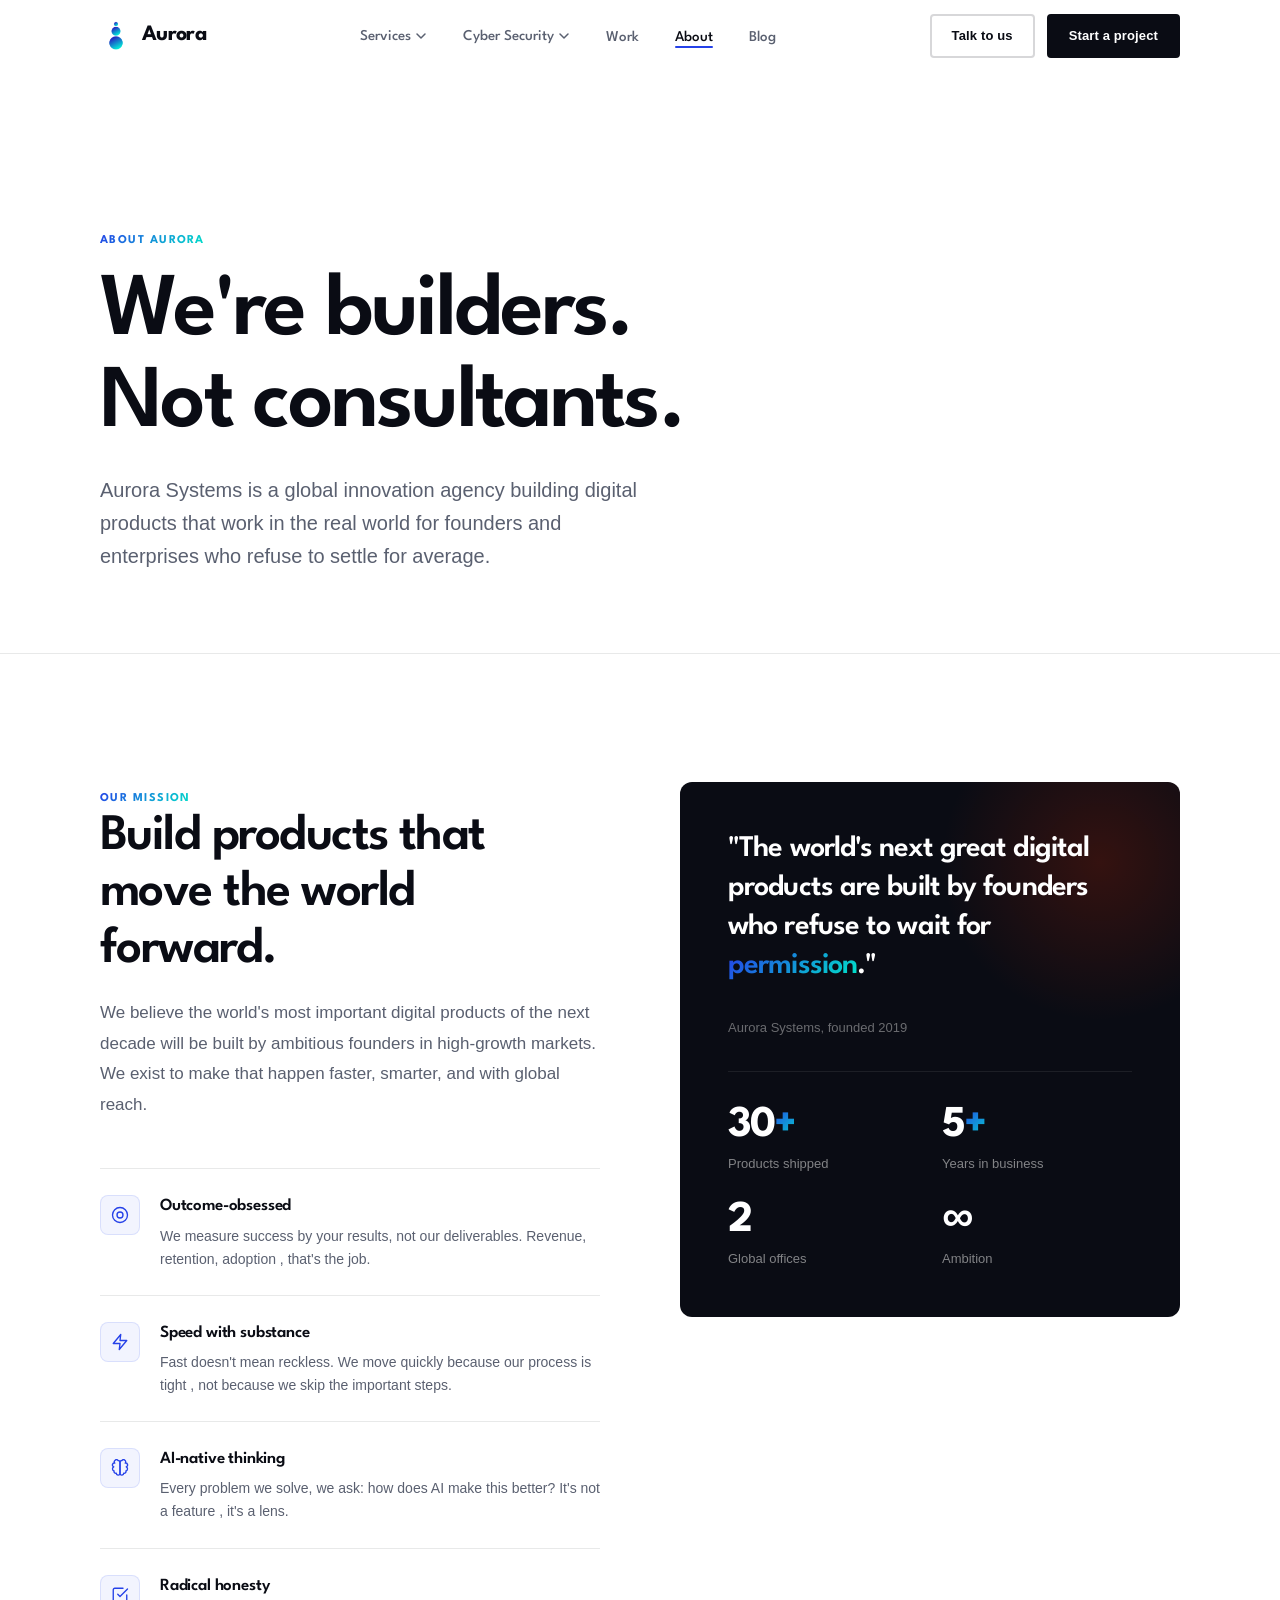
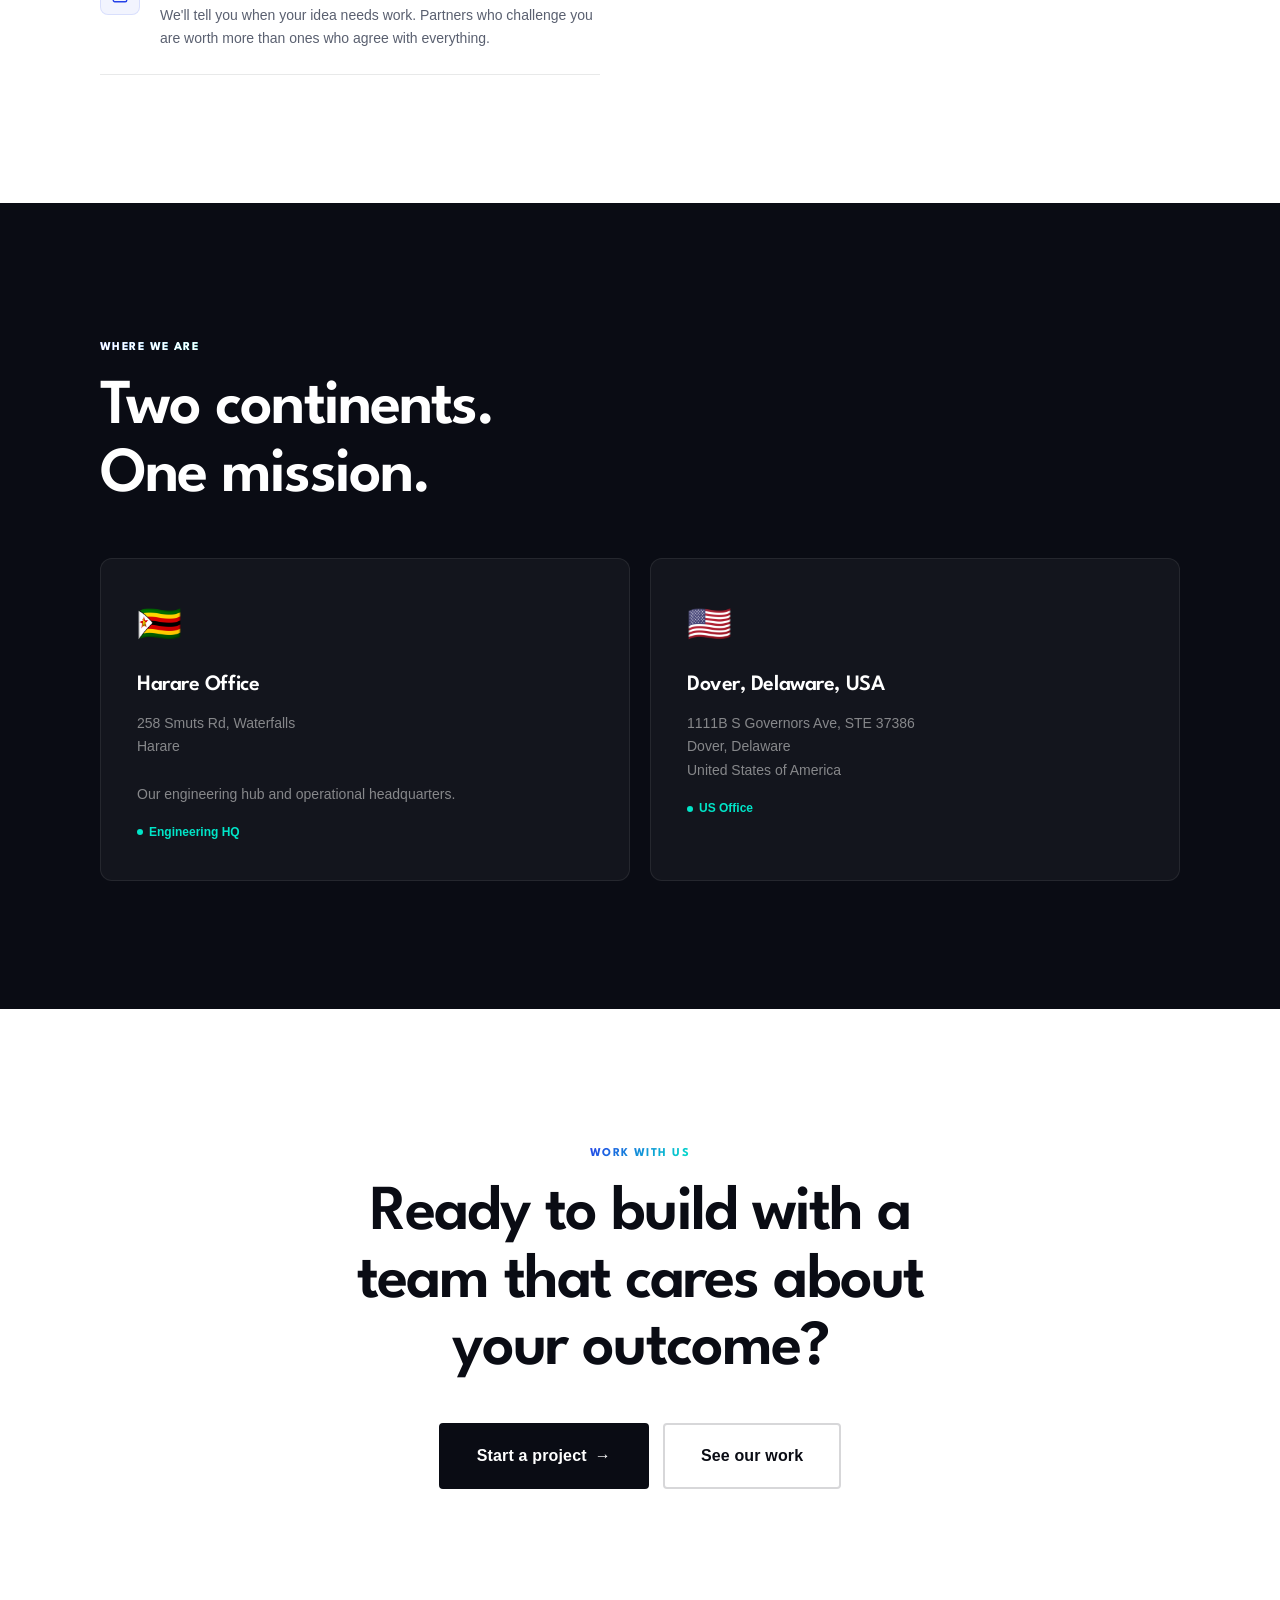
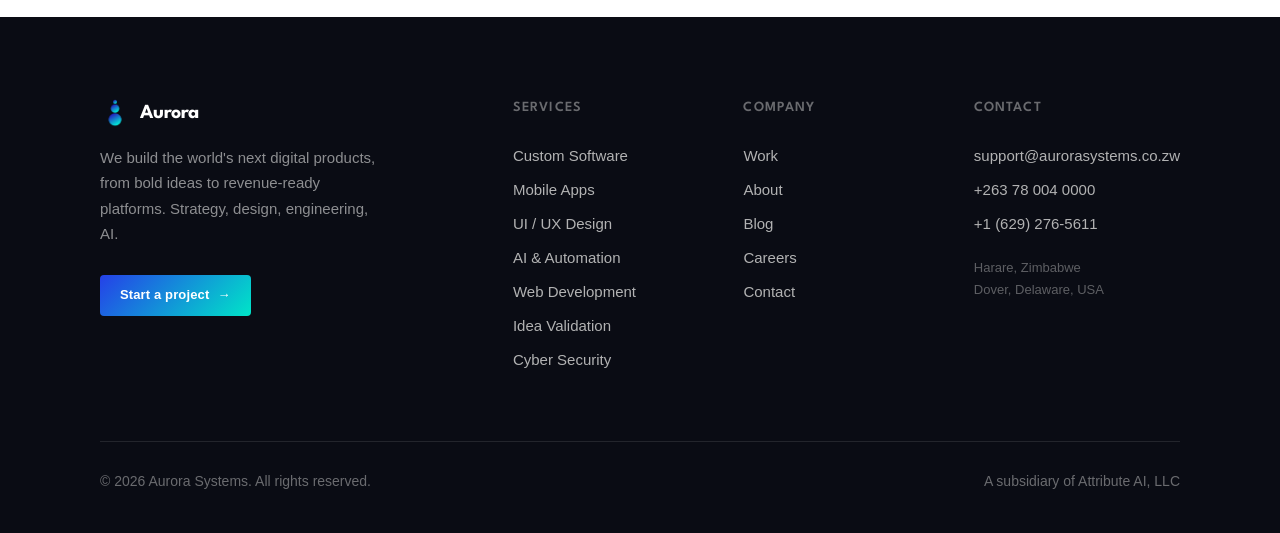
<file: about.html>
<!DOCTYPE html>
<html lang="en" class="page-about">
<head>
  <meta charset="UTF-8" />
  <meta name="viewport" content="width=device-width, initial-scale=1.0" />
  <title>About - Aurora Systems</title>
  <meta name="description" content="Aurora Systems is an innovation agency from Zimbabwe building the world's next digital products ,  strategy, design, engineering, and AI." />
  <link rel="stylesheet" href="styles/main.css" />
  <style>
    .page-hero { padding: calc(var(--nav-h) + 80px) 0 80px; border-bottom: 1px solid var(--border); }

    /* Mission section */
    .mission-section { padding: var(--section-pad) 0; }
    .mission-grid {
      display: grid;
      grid-template-columns: 1fr 1fr;
      gap: 80px;
      align-items: start;
    }
    .mission-section h2 {
      font-family: var(--font-display);
      font-size: clamp(32px, 4vw, 52px);
      font-weight: 600;
      letter-spacing: -0.03em;
      line-height: 1.1;
    }
    .mission-section p {
      font-size: 17px;
      line-height: 1.8;
      color: var(--fg-muted);
      margin-top: 20px;
    }
    .values-list { display: flex; flex-direction: column; gap: 0; margin-top: 48px; }
    .value-item {
      display: flex;
      gap: 20px;
      padding: 24px 0;
      border-bottom: 1px solid var(--border);
      align-items: flex-start;
    }
    .value-item:first-child { border-top: 1px solid var(--border); }
    .value-icon {
      width: 40px; height: 40px;
      border-radius: 8px;
      background: rgba(37,65,232,0.06);
      display: flex; align-items: center; justify-content: center;
      flex-shrink: 0;
      margin-top: 2px;
      border: 1px solid rgba(37,65,232,0.12);
    }
    .value-item h4 {
      font-family: var(--font-display);
      font-size: 17px;
      font-weight: 600;
      letter-spacing: -0.01em;
      margin-bottom: 4px;
    }
    .value-item p { font-size: 14px; line-height: 1.65; color: var(--fg-muted); margin-top: 0; }
    .mission-visual {
      background: var(--fg);
      border-radius: var(--radius-lg);
      padding: 48px;
      color: var(--white);
      position: sticky;
      top: calc(var(--nav-h) + 32px);
      overflow: hidden;
    }
    .mission-visual::before {
      content: '';
      position: absolute;
      top: -80px; right: -80px;
      width: 320px; height: 320px;
      border-radius: 50%;
      background: radial-gradient(circle, oklch(58% 0.22 35 / 0.2) 0%, transparent 70%);
    }
    .mission-visual-inner { position: relative; z-index: 1; }
    .mission-quote {
      font-family: var(--font-display);
      font-size: clamp(22px, 2.5vw, 30px);
      font-weight: 600;
      letter-spacing: -0.03em;
      line-height: 1.3;
      color: var(--white);
      margin-bottom: 32px;
    }
    .mission-quote em { font-style: normal; background: linear-gradient(135deg,#2541e8,#00e5c8); -webkit-background-clip:text; -webkit-text-fill-color:transparent; background-clip:text; }
    .locations-section .eyebrow { -webkit-text-fill-color: unset !important; background: linear-gradient(135deg,#2541e8,#00e5c8); -webkit-background-clip: text; background-clip: text; }
    .mission-stat-row {
      display: grid;
      grid-template-columns: 1fr 1fr;
      gap: 24px;
      margin-top: 32px;
    }
    .m-stat-num {
      font-family: var(--font-display);
      font-size: 44px;
      font-weight: 700;
      letter-spacing: -0.05em;
      color: var(--white);
      line-height: 1;
    }
    .m-stat-num span { background: linear-gradient(135deg,#2541e8,#00e5c8); -webkit-background-clip:text; -webkit-text-fill-color:transparent; background-clip:text; }
    .m-stat-label { font-size: 13px; color: rgba(250,249,247,0.5); margin-top: 6px; }



    /* Locations */
    .locations-section { background: var(--fg); color: var(--white); padding: var(--section-pad) 0; }
    .locations-grid {
      display: grid;
      grid-template-columns: repeat(2, 1fr);
      gap: 20px;
      margin-top: 48px;
    }
    .location-card {
      background: rgba(250,249,247,0.04);
      border: 1px solid rgba(250,249,247,0.08);
      border-radius: var(--radius-lg);
      padding: 36px;
      transition: all 0.2s;
    }
    .location-card:hover {
      background: rgba(250,249,247,0.07);
      border-color: rgba(250,249,247,0.15);
    }
    .location-flag { font-size: 36px; margin-bottom: 16px; }
    .location-card h3 {
      font-family: var(--font-display);
      font-size: 22px;
      font-weight: 600;
      letter-spacing: -0.02em;
      color: var(--white);
      margin-bottom: 8px;
    }
    .location-card p { font-size: 14px; color: rgba(250,249,247,0.5); line-height: 1.7; }
    .location-status {
      display: inline-flex;
      align-items: center;
      gap: 6px;
      font-size: 12px;
      font-weight: 700;
      color: #00e5c8;
      margin-top: 16px;
    }
    .location-status::before {
      content: '';
      width: 6px; height: 6px;
      border-radius: 50%;
      background: #00e5c8;
    }

    @media (max-width: 900px) {
      .mission-grid { grid-template-columns: 1fr; gap: 48px; }
      .mission-visual { position: static; }
      .team-grid { grid-template-columns: repeat(2, 1fr); }
      .locations-grid { grid-template-columns: 1fr; }
    }
    @media (max-width: 600px) {
      .team-grid { grid-template-columns: 1fr 1fr; }
      .mission-stat-row { grid-template-columns: 1fr 1fr; }
    }
  </style>
</head>
<body>
  <script src="components/nav-footer.js?v=20261023"></script>

  <main style="padding-top: var(--nav-h);">

    <!-- Page Hero -->
    <section class="page-hero">
      <div class="container">
        <div class="eyebrow">About Aurora</div>
        <h1 class="display-1" style="margin-top:16px; max-width:800px;">We're builders.<br>Not consultants.</h1>
        <p class="body-lg" style="margin-top:24px; max-width:560px;">Aurora Systems is a global innovation agency building digital products that work in the real world for founders and enterprises who refuse to settle for average.</p>
      </div>
    </section>

    <!-- Mission -->
    <section class="mission-section">
      <div class="container">
        <div class="mission-grid">
          <div>
            <div class="eyebrow reveal">Our mission</div>
            <h2 class="reveal reveal-delay-1">Build products that<br>move the world<br>forward.</h2>
            <p class="reveal reveal-delay-2">We believe the world's most important digital products of the next decade will be built by ambitious founders in high-growth markets. We exist to make that happen faster, smarter, and with global reach.</p>
            <div class="values-list">
              <div class="value-item reveal reveal-delay-2">
                <div class="value-icon"><svg width="18" height="18" viewBox="0 0 24 24" fill="none" stroke="#2541e8" stroke-width="1.8" stroke-linecap="round" stroke-linejoin="round"><circle cx="12" cy="12" r="10"/><circle cx="12" cy="12" r="4"/></svg></div>
                <div>
                  <h4>Outcome-obsessed</h4>
                  <p>We measure success by your results, not our deliverables. Revenue, retention, adoption ,  that's the job.</p>
                </div>
              </div>
              <div class="value-item reveal reveal-delay-3">
                <div class="value-icon"><svg width="18" height="18" viewBox="0 0 24 24" fill="none" stroke="#2541e8" stroke-width="1.8" stroke-linecap="round" stroke-linejoin="round"><path d="M13 2L3 14h9l-1 8 10-12h-9l1-8z"/></svg></div>
                <div>
                  <h4>Speed with substance</h4>
                  <p>Fast doesn't mean reckless. We move quickly because our process is tight ,  not because we skip the important steps.</p>
                </div>
              </div>
              <div class="value-item reveal reveal-delay-4">
                <div class="value-icon"><svg width="18" height="18" viewBox="0 0 24 24" fill="none" stroke="#2541e8" stroke-width="1.8" stroke-linecap="round" stroke-linejoin="round"><path d="M9.5 2A2.5 2.5 0 0 1 12 4.5v15a2.5 2.5 0 0 1-4.96-.46 2.5 2.5 0 0 1-2.96-3.08 3 3 0 0 1-.34-5.58 2.5 2.5 0 0 1 1.32-4.84A2.5 2.5 0 0 1 9.5 2"/><path d="M14.5 2A2.5 2.5 0 0 0 12 4.5v15a2.5 2.5 0 0 0 4.96-.46 2.5 2.5 0 0 0 2.96-3.08 3 3 0 0 0 .34-5.58 2.5 2.5 0 0 0-1.32-4.84A2.5 2.5 0 0 0 14.5 2"/></svg></div>
                <div>
                  <h4>AI-native thinking</h4>
                  <p>Every problem we solve, we ask: how does AI make this better? It's not a feature ,  it's a lens.</p>
                </div>
              </div>
              <div class="value-item reveal reveal-delay-5">
                <div class="value-icon"><svg width="18" height="18" viewBox="0 0 24 24" fill="none" stroke="#2541e8" stroke-width="1.8" stroke-linecap="round" stroke-linejoin="round"><path d="M9 11l3 3L22 4"/><path d="M21 12v7a2 2 0 0 1-2 2H5a2 2 0 0 1-2-2V5a2 2 0 0 1 2-2h11"/></svg></div>
                <div>
                  <h4>Radical honesty</h4>
                  <p>We'll tell you when your idea needs work. Partners who challenge you are worth more than ones who agree with everything.</p>
                </div>
              </div>
            </div>
          </div>
          <div class="reveal reveal-delay-2">
            <div class="mission-visual">
              <div class="mission-visual-inner">
                <div class="mission-quote">"The world's next great digital products are built by founders who refuse to wait for <em>permission</em>."</div>
                <div style="font-size:13px; color:rgba(250,249,247,0.4); margin-bottom:32px;">Aurora Systems, founded 2019</div>
                <div style="height:1px; background:rgba(250,249,247,0.08); margin-bottom:32px;"></div>
                <div class="mission-stat-row">
                  <div>
                    <div class="m-stat-num">30<span>+</span></div>
                    <div class="m-stat-label">Products shipped</div>
                  </div>
                  <div>
                    <div class="m-stat-num">5<span>+</span></div>
                    <div class="m-stat-label">Years in business</div>
                  </div>
                  <div>
                    <div class="m-stat-num">2</div>
                    <div class="m-stat-label">Global offices</div>
                  </div>
                  <div>
                    <div class="m-stat-num">∞</div>
                    <div class="m-stat-label">Ambition</div>
                  </div>
                </div>
              </div>
            </div>
          </div>
        </div>
      </div>
    </section>

    <!-- Locations -->
    <section class="locations-section">
      <div class="container">
        <div class="eyebrow reveal">Where we are</div>
        <h2 class="display-2 reveal reveal-delay-1" style="color:var(--white); margin-top:16px; max-width:500px;">Two continents.<br>One mission.</h2>
        <div class="locations-grid">
          <div class="location-card reveal reveal-delay-1">
            <div class="location-flag">🇿🇼</div>
            <h3>Harare Office</h3>
            <p>258 Smuts Rd, Waterfalls<br>Harare<br><br>Our engineering hub and operational headquarters.</p>
            <div class="location-status">Engineering HQ</div>
          </div>
          <div class="location-card reveal reveal-delay-2">
            <div class="location-flag">🇺🇸</div>
            <h3>Dover, Delaware, USA</h3>
            <p>1111B S Governors Ave, STE 37386<br>Dover, Delaware<br>United States of America</p>
            <div class="location-status">US Office</div>
          </div>
        </div>
      </div>
    </section>

    <!-- CTA -->
    <section style="padding: var(--section-pad) 0; text-align:center;">
      <div class="container">
        <div class="eyebrow reveal" style="color:var(--accent);">Work with us</div>
        <h2 class="display-2 reveal reveal-delay-1" style="margin-top:16px; max-width:600px; margin-left:auto; margin-right:auto;">Ready to build with a team that cares about your outcome?</h2>
        <div style="margin-top:40px; display:flex; justify-content:center; gap:14px; flex-wrap:wrap;" class="reveal reveal-delay-2">
          <a href="contact.html" class="btn btn-primary btn-lg btn-arrow">Start a project</a>
          <a href="portfolio.html" class="btn btn-outline btn-lg">See our work</a>
        </div>
      </div>
    </section>

  </main>
</body>
</html>
</file>
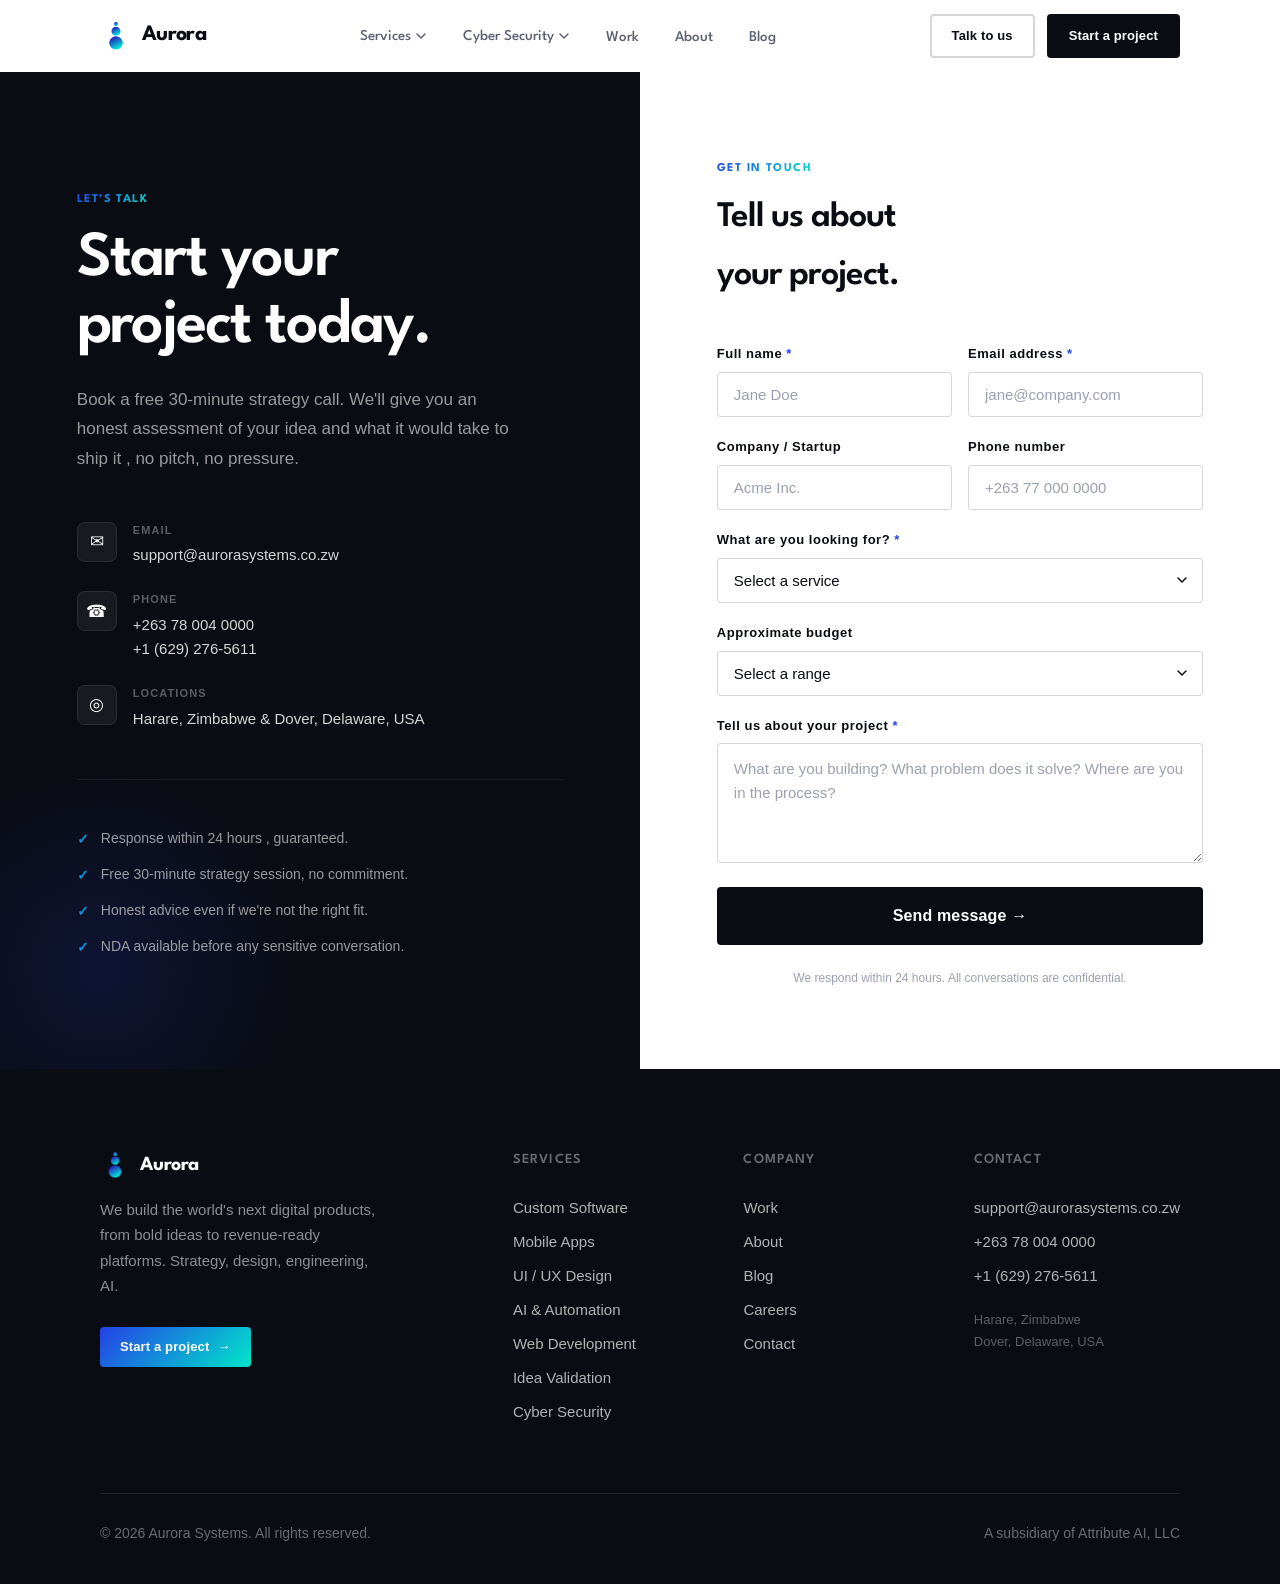
<file: contact.html>
<!DOCTYPE html>
<html lang="en" class="page-contact">
<head>
  <meta charset="UTF-8" />
  <meta name="viewport" content="width=device-width, initial-scale=1.0" />
  <title>Contact - Aurora Systems</title>
  <meta name="description" content="Start your digital product journey with Aurora Systems. Book a free strategy call or send us a message." />
  <link rel="stylesheet" href="styles/main.css" />
  <style>
    .contact-layout {
      display: grid;
      grid-template-columns: 1fr 1fr;
      min-height: calc(100svh - var(--nav-h));
    }

    /* Left panel */
    .contact-left {
      background: var(--fg);
      color: var(--white);
      padding: 80px clamp(32px, 6vw, 80px);
      display: flex;
      flex-direction: column;
      justify-content: center;
      position: relative;
      overflow: hidden;
    }
    .contact-left::before {
      content: '';
      position: absolute;
      bottom: -100px; left: -100px;
      width: 400px; height: 400px;
      border-radius: 50%;
      background: radial-gradient(circle, rgba(37,65,232,0.15) 0%, transparent 70%);
      pointer-events: none;
    }
    .contact-left-inner { position: relative; z-index: 1; }
    .contact-left h1 {
      font-family: var(--font-display);
      font-size: clamp(38px, 5vw, 64px);
      font-weight: 600;
      letter-spacing: -0.03em;
      line-height: 1.05;
      color: var(--white);
      margin-top: 16px;
      margin-bottom: 24px;
    }
    .contact-left p {
      font-size: 17px;
      line-height: 1.75;
      color: rgba(250,249,247,0.6);
      max-width: 440px;
      margin-bottom: 48px;
    }
    .contact-details { display: flex; flex-direction: column; gap: 24px; }
    .contact-detail {
      display: flex;
      gap: 16px;
      align-items: flex-start;
    }
    .contact-detail-icon {
      width: 40px; height: 40px;
      border-radius: 8px;
      background: rgba(250,249,247,0.06);
      border: 1px solid rgba(250,249,247,0.08);
      display: flex; align-items: center; justify-content: center;
      flex-shrink: 0;
      font-size: 17px;
    }
    .contact-detail-label {
      font-size: 11px;
      font-weight: 700;
      letter-spacing: 0.1em;
      text-transform: uppercase;
      color: rgba(250,249,247,0.35);
      margin-bottom: 4px;
    }
    .contact-detail-value {
      font-size: 15px;
      color: rgba(250,249,247,0.85);
      font-weight: 500;
    }
    .contact-detail-value a {
      color: inherit;
      text-decoration: none;
      transition: color 0.15s;
    }
    .contact-detail-value a:hover { color: var(--accent); }

    .contact-divider {
      height: 1px;
      background: rgba(250,249,247,0.08);
      margin: 48px 0;
    }
    .contact-guarantee {
      display: flex;
      flex-direction: column;
      gap: 14px;
    }
    .contact-guarantee-item {
      display: flex;
      gap: 12px;
      align-items: flex-start;
      font-size: 14px;
      color: rgba(250,249,247,0.6);
      line-height: 1.5;
    }
    .contact-guarantee-item::before {
      content: '✓';
      background: linear-gradient(135deg,#2541e8,#00e5c8);
      -webkit-background-clip: text;
      -webkit-text-fill-color: transparent;
      background-clip: text;
      font-weight: 700;
      flex-shrink: 0;
      margin-top: 1px;
    }

    /* Right panel ,  form */
    .contact-right {
      background: var(--bg);
      padding: 80px clamp(32px, 6vw, 80px);
      display: flex;
      flex-direction: column;
      justify-content: center;
    }
    .contact-form-header {
      margin-bottom: 40px;
    }
    .contact-form-header h2 {
      font-family: var(--font-display);
      font-size: clamp(24px, 3vw, 36px);
      font-weight: 600;
      letter-spacing: -0.03em;
      margin-top: 10px;
    }

    /* Form */
    .form { display: flex; flex-direction: column; gap: 20px; }
    .form-row { display: grid; grid-template-columns: 1fr 1fr; gap: 16px; }
    .form-group { display: flex; flex-direction: column; gap: 7px; }
    .form-label {
      font-size: 13px;
      font-weight: 700;
      letter-spacing: 0.04em;
      color: var(--fg);
    }
    .form-label span { color: var(--accent); }
    .form-input,
    .form-select,
    .form-textarea {
      font-family: var(--font-body);
      font-size: 15px;
      color: var(--fg);
      background: var(--white);
      border: 1.5px solid var(--border-dark);
      border-radius: var(--radius);
      padding: 13px 16px;
      transition: border-color 0.15s, box-shadow 0.15s;
      outline: none;
      width: 100%;
      appearance: none;
      -webkit-appearance: none;
    }
    .form-input::placeholder,
    .form-textarea::placeholder { color: var(--fg-light); }
    .form-input:focus,
    .form-select:focus,
    .form-textarea:focus {
      border-color: #2541e8;
      box-shadow: 0 0 0 3px rgba(37,65,232,0.08);
    }
    .form-textarea { resize: vertical; min-height: 120px; line-height: 1.6; }
    .form-select { cursor: pointer; background-image: url("data:image/svg+xml,%3Csvg viewBox='0 0 12 12' xmlns='http://www.w3.org/2000/svg'%3E%3Cpath d='M2 4l4 4 4-4' stroke='%23111009' stroke-width='1.5' stroke-linecap='round' stroke-linejoin='round' fill='none'/%3E%3C/svg%3E"); background-repeat: no-repeat; background-position: right 14px center; background-size: 12px; padding-right: 40px; }
    .form-submit {
      margin-top: 4px;
    }
    .form-submit .btn { width: 100%; justify-content: center; }
    .form-note {
      text-align: center;
      font-size: 12px;
      color: var(--fg-light);
      margin-top: 4px;
    }
    .form-status {
      display: none;
      border-radius: var(--radius);
      padding: 12px 14px;
      font-size: 13px;
      line-height: 1.5;
      text-align: center;
    }
    .form-status.is-error {
      display: block;
      background: #fff2f0;
      border: 1px solid #ffd0ca;
      color: #a32718;
    }
    .form-status.is-info {
      display: block;
      background: #eef4ff;
      border: 1px solid #cddcff;
      color: #2541e8;
    }
    .form-honeypot {
      position: absolute;
      left: -9999px;
      width: 1px;
      height: 1px;
      opacity: 0;
      pointer-events: none;
    }
    .form-submit .btn:disabled {
      cursor: wait;
      opacity: 0.72;
    }

    /* Success state */
    .form-success {
      display: none;
      text-align: center;
      padding: 48px 24px;
    }
    .form-success-icon {
      width: 64px; height: 64px;
      border-radius: 50%;
      background: linear-gradient(135deg, rgba(37,65,232,0.1), rgba(0,229,200,0.1));
      display: flex; align-items: center; justify-content: center;
      font-size: 28px;
      margin: 0 auto 24px;
    }
    .form-success h3 {
      font-family: var(--font-display);
      font-size: 26px;
      font-weight: 600;
      letter-spacing: -0.02em;
      margin-bottom: 12px;
    }
    .form-success p { font-size: 15px; color: var(--fg-muted); line-height: 1.7; }

    @media (max-width: 900px) {
      .contact-layout {
        grid-template-columns: 1fr;
        min-height: unset;
      }
      .contact-left { padding: 64px clamp(20px, 5vw, 60px); }
      .contact-right { padding: 64px clamp(20px, 5vw, 60px); }
      .form-row { grid-template-columns: 1fr; }
    }
  </style>
</head>
<body>
  <script src="components/nav-footer.js?v=20261023"></script>

  <main style="padding-top: var(--nav-h);">
    <div class="contact-layout">

      <!-- Left: Info -->
      <div class="contact-left">
        <div class="contact-left-inner">
          <div class="eyebrow" style="color:var(--accent);">Let's talk</div>
          <h1>Start your<br>project today.</h1>
          <p>Book a free 30-minute strategy call. We'll give you an honest assessment of your idea and what it would take to ship it ,  no pitch, no pressure.</p>

          <div class="contact-details">
            <div class="contact-detail">
              <div class="contact-detail-icon">✉</div>
              <div>
                <div class="contact-detail-label">Email</div>
                <div class="contact-detail-value">
                  <a href="mailto:support@aurorasystems.co.zw">support@aurorasystems.co.zw</a>
                </div>
              </div>
            </div>
            <div class="contact-detail">
              <div class="contact-detail-icon">☎</div>
              <div>
                <div class="contact-detail-label">Phone</div>
                <div class="contact-detail-value">
                  <a href="tel:+2637804040000">+263 78 004 0000</a><br>
                  <a href="tel:+16292765611">+1 (629) 276-5611</a>
                </div>
              </div>
            </div>
            <div class="contact-detail">
              <div class="contact-detail-icon">◎</div>
              <div>
                <div class="contact-detail-label">Locations</div>
                <div class="contact-detail-value">
                  Harare, Zimbabwe &amp; Dover, Delaware, USA
                </div>
              </div>
            </div>
          </div>

          <div class="contact-divider"></div>

          <div class="contact-guarantee">
            <div class="contact-guarantee-item">Response within 24 hours ,  guaranteed.</div>
            <div class="contact-guarantee-item">Free 30-minute strategy session, no commitment.</div>
            <div class="contact-guarantee-item">Honest advice even if we're not the right fit.</div>
            <div class="contact-guarantee-item">NDA available before any sensitive conversation.</div>
          </div>
        </div>
      </div>

      <!-- Right: Form -->
      <div class="contact-right">
        <div class="contact-form-header">
          <div class="eyebrow" style="color:var(--accent);">Get in touch</div>
          <h2>Tell us about<br>your project.</h2>
        </div>

        <form class="form" id="contact-form" novalidate>
          <div class="form-honeypot" aria-hidden="true">
            <label for="website">Website</label>
            <input type="text" id="website" name="website" tabindex="-1" autocomplete="off" />
          </div>
          <div class="form-row">
            <div class="form-group">
              <label class="form-label" for="name">Full name <span>*</span></label>
              <input class="form-input" type="text" id="name" name="name" placeholder="Jane Doe" required />
            </div>
            <div class="form-group">
              <label class="form-label" for="email">Email address <span>*</span></label>
              <input class="form-input" type="email" id="email" name="email" placeholder="jane@company.com" required />
            </div>
          </div>
          <div class="form-row">
            <div class="form-group">
              <label class="form-label" for="company">Company / Startup</label>
              <input class="form-input" type="text" id="company" name="company" placeholder="Acme Inc." />
            </div>
            <div class="form-group">
              <label class="form-label" for="phone">Phone number</label>
              <input class="form-input" type="tel" id="phone" name="phone" placeholder="+263 77 000 0000" />
            </div>
          </div>
          <div class="form-group">
            <label class="form-label" for="service">What are you looking for? <span>*</span></label>
            <select class="form-select" id="service" name="service" required>
              <option value="" disabled selected>Select a service</option>
              <option value="validation">Idea Validation Sprint</option>
              <option value="design">UI / UX Design</option>
              <option value="mobile">Mobile App Development</option>
              <option value="web">Web Development</option>
              <option value="software">Custom Software Development</option>
              <option value="ai">AI & Automation</option>
              <option value="full">Full Build (Strategy → Launch)</option>
              <option value="other">Something else</option>
            </select>
          </div>
          <div class="form-group">
            <label class="form-label" for="budget">Approximate budget</label>
            <select class="form-select" id="budget" name="budget">
              <option value="" disabled selected>Select a range</option>
              <option value="under5k">Under $5,000</option>
              <option value="5-15k">$5,000 – $15,000</option>
              <option value="15-50k">$15,000 – $50,000</option>
              <option value="50-150k">$50,000 – $150,000</option>
              <option value="150k+">$150,000+</option>
              <option value="discuss">Prefer to discuss</option>
            </select>
          </div>
          <div class="form-group">
            <label class="form-label" for="message">Tell us about your project <span>*</span></label>
            <textarea class="form-textarea" id="message" name="message" placeholder="What are you building? What problem does it solve? Where are you in the process?" required></textarea>
          </div>
          <div class="form-submit">
            <button type="submit" class="btn btn-primary btn-lg" id="contact-submit">Send message →</button>
          </div>
          <div class="form-status" id="form-status" role="status" aria-live="polite"></div>
          <div class="form-note">We respond within 24 hours. All conversations are confidential.</div>
        </form>

        <div class="form-success" id="form-success">
          <div class="form-success-icon">✓</div>
          <h3>Message received.</h3>
          <p>We'll review your project details and reach out within 24 hours. Looking forward to connecting.</p>
          <div style="margin-top:28px;">
            <a href="portfolio.html" class="btn btn-outline btn-arrow">Explore our work while you wait</a>
          </div>
        </div>
      </div>

    </div>
  </main>

  <script>
    document.getElementById('contact-form').addEventListener('submit', async function(e) {
      e.preventDefault();
      const form = document.getElementById('contact-form');
      const success = document.getElementById('form-success');
      const status = document.getElementById('form-status');
      const submit = document.getElementById('contact-submit');

      status.className = 'form-status';
      status.textContent = '';

      if (!form.checkValidity()) {
        form.reportValidity();
        return;
      }

      submit.disabled = true;
      submit.textContent = 'Sending...';
      status.className = 'form-status is-info';
      status.textContent = 'Sending your message...';

      const payload = Object.fromEntries(new FormData(form).entries());

      try {
        const response = await fetch('/api/contact', {
          method: 'POST',
          headers: { 'Content-Type': 'application/json' },
          body: JSON.stringify(payload),
        });

        const result = await response.json().catch(() => ({}));

        if (!response.ok) {
          throw new Error(result.error || 'Something went wrong. Please try again.');
        }

        form.style.display = 'none';
        success.style.display = 'block';
      } catch (error) {
        status.className = 'form-status is-error';
        status.textContent = error.message || 'Something went wrong. Please try again.';
        submit.disabled = false;
        submit.textContent = 'Send message →';
      }
    });
  </script>

</body>
</html>
</file>
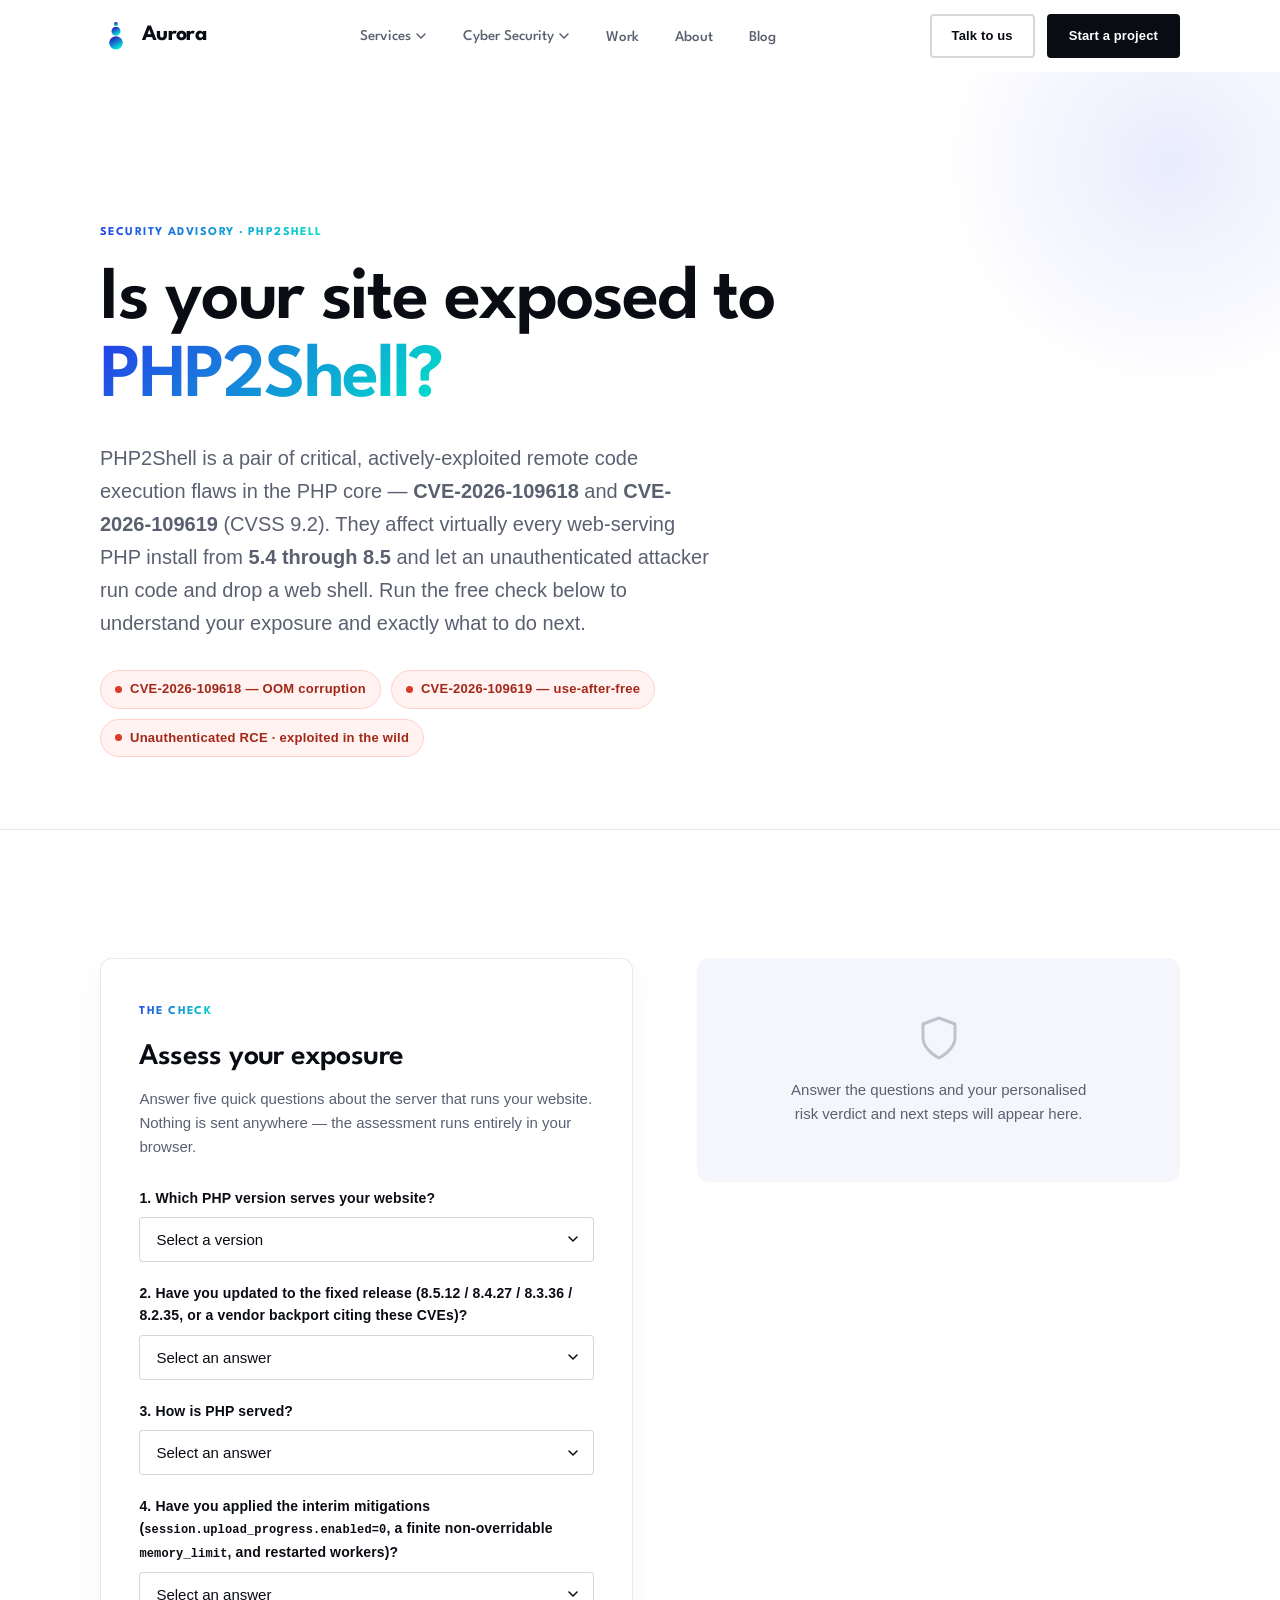
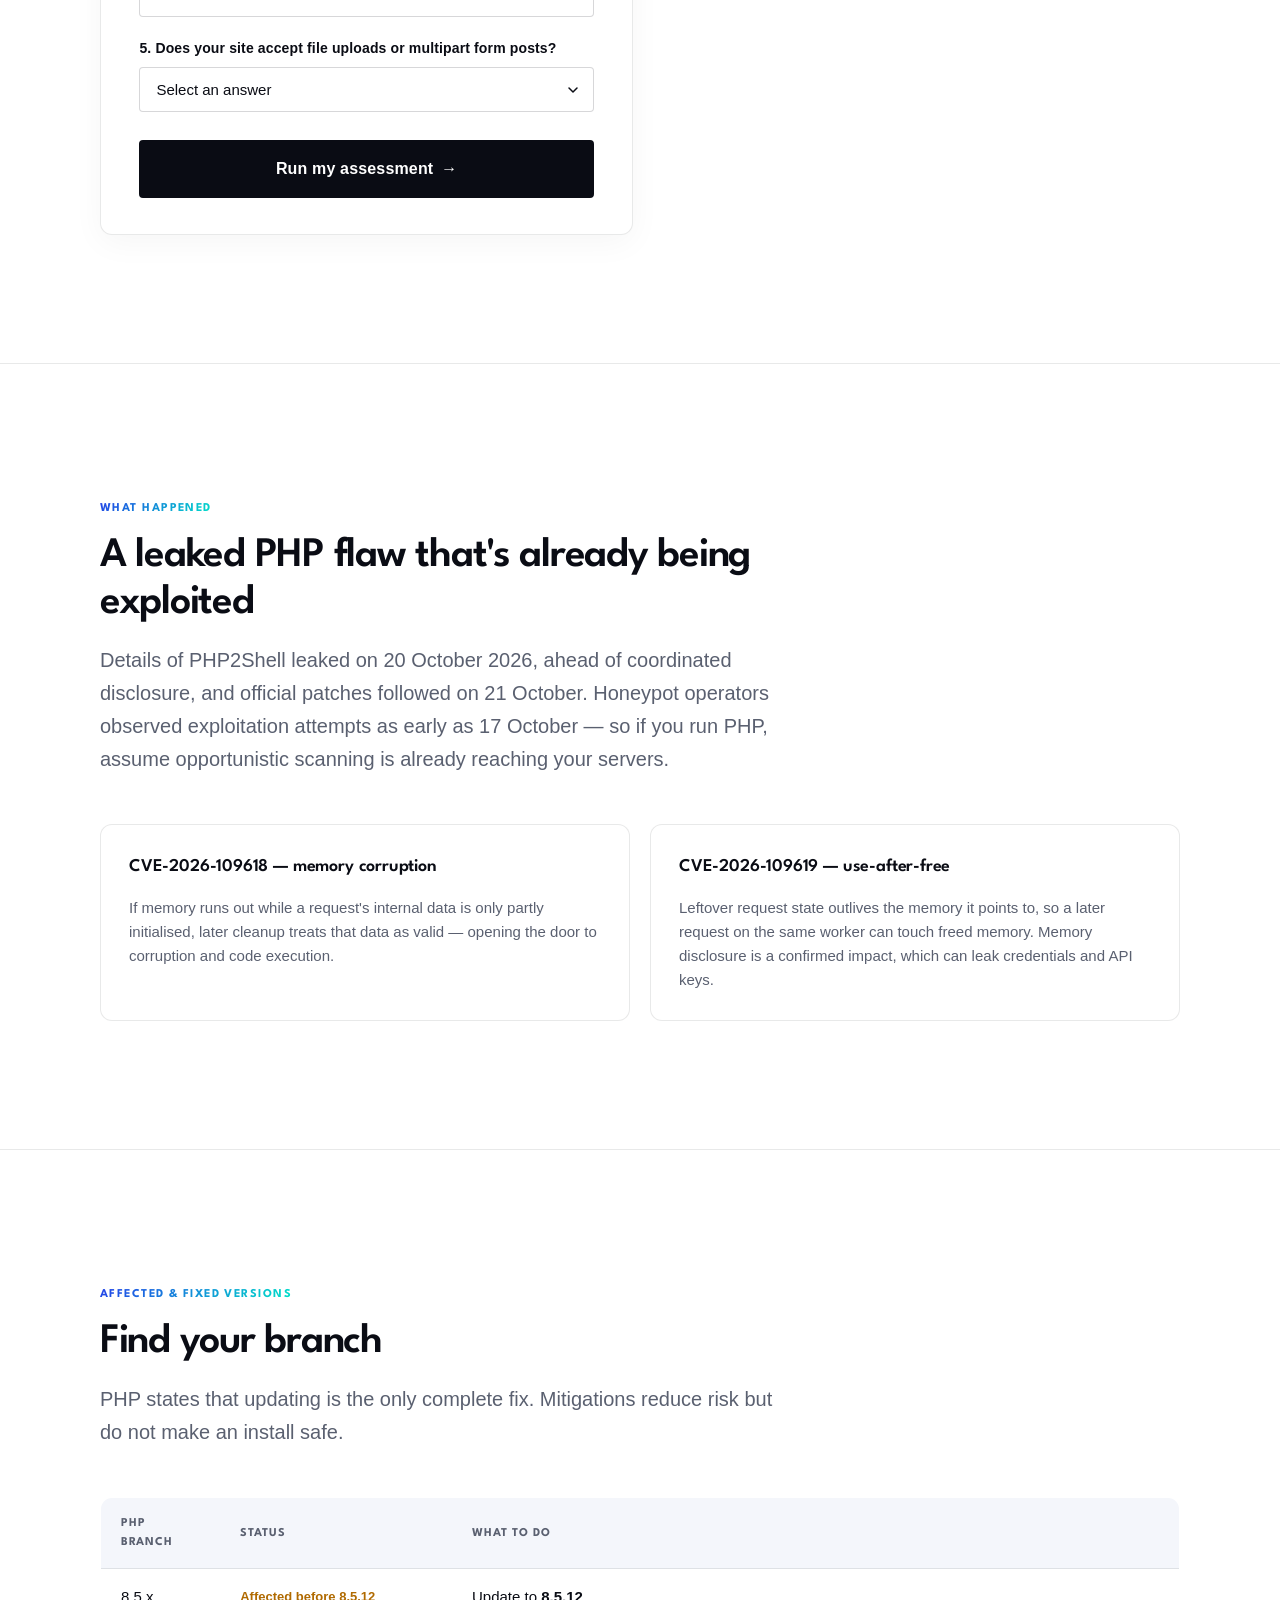
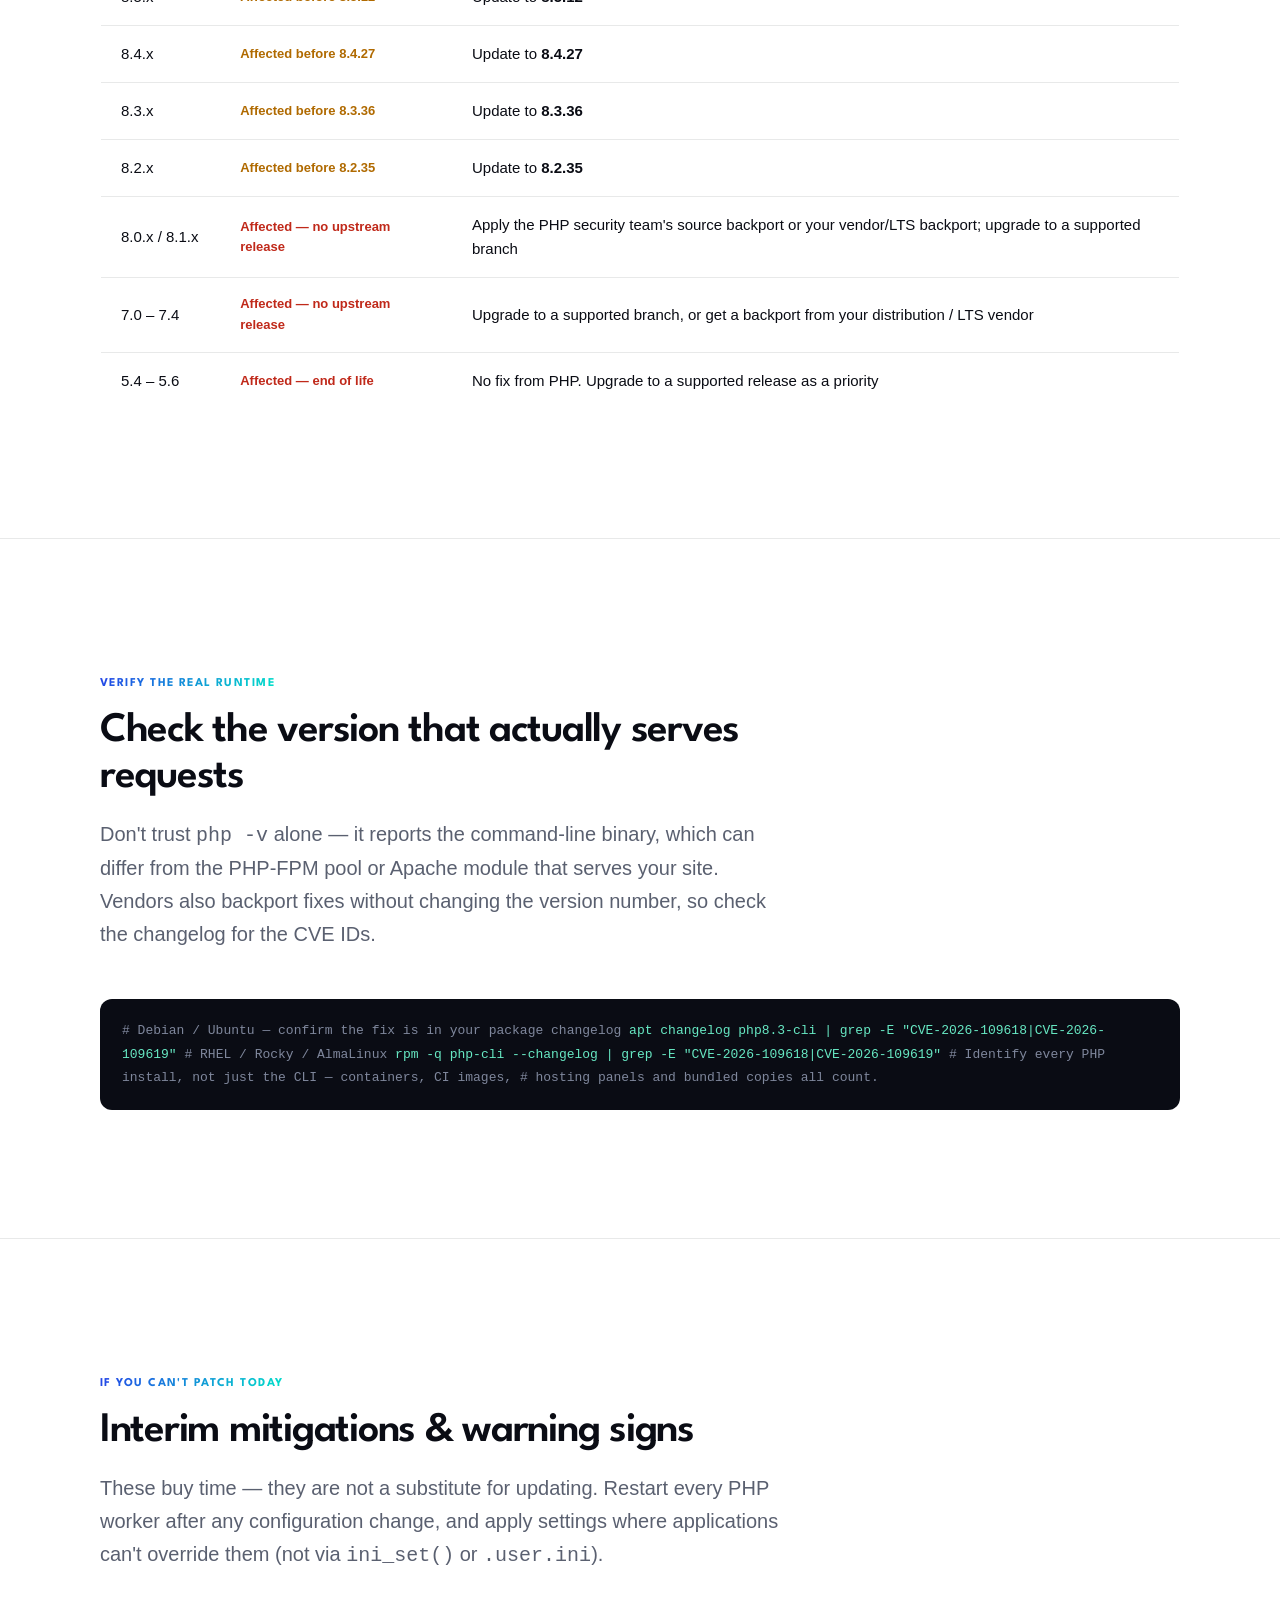
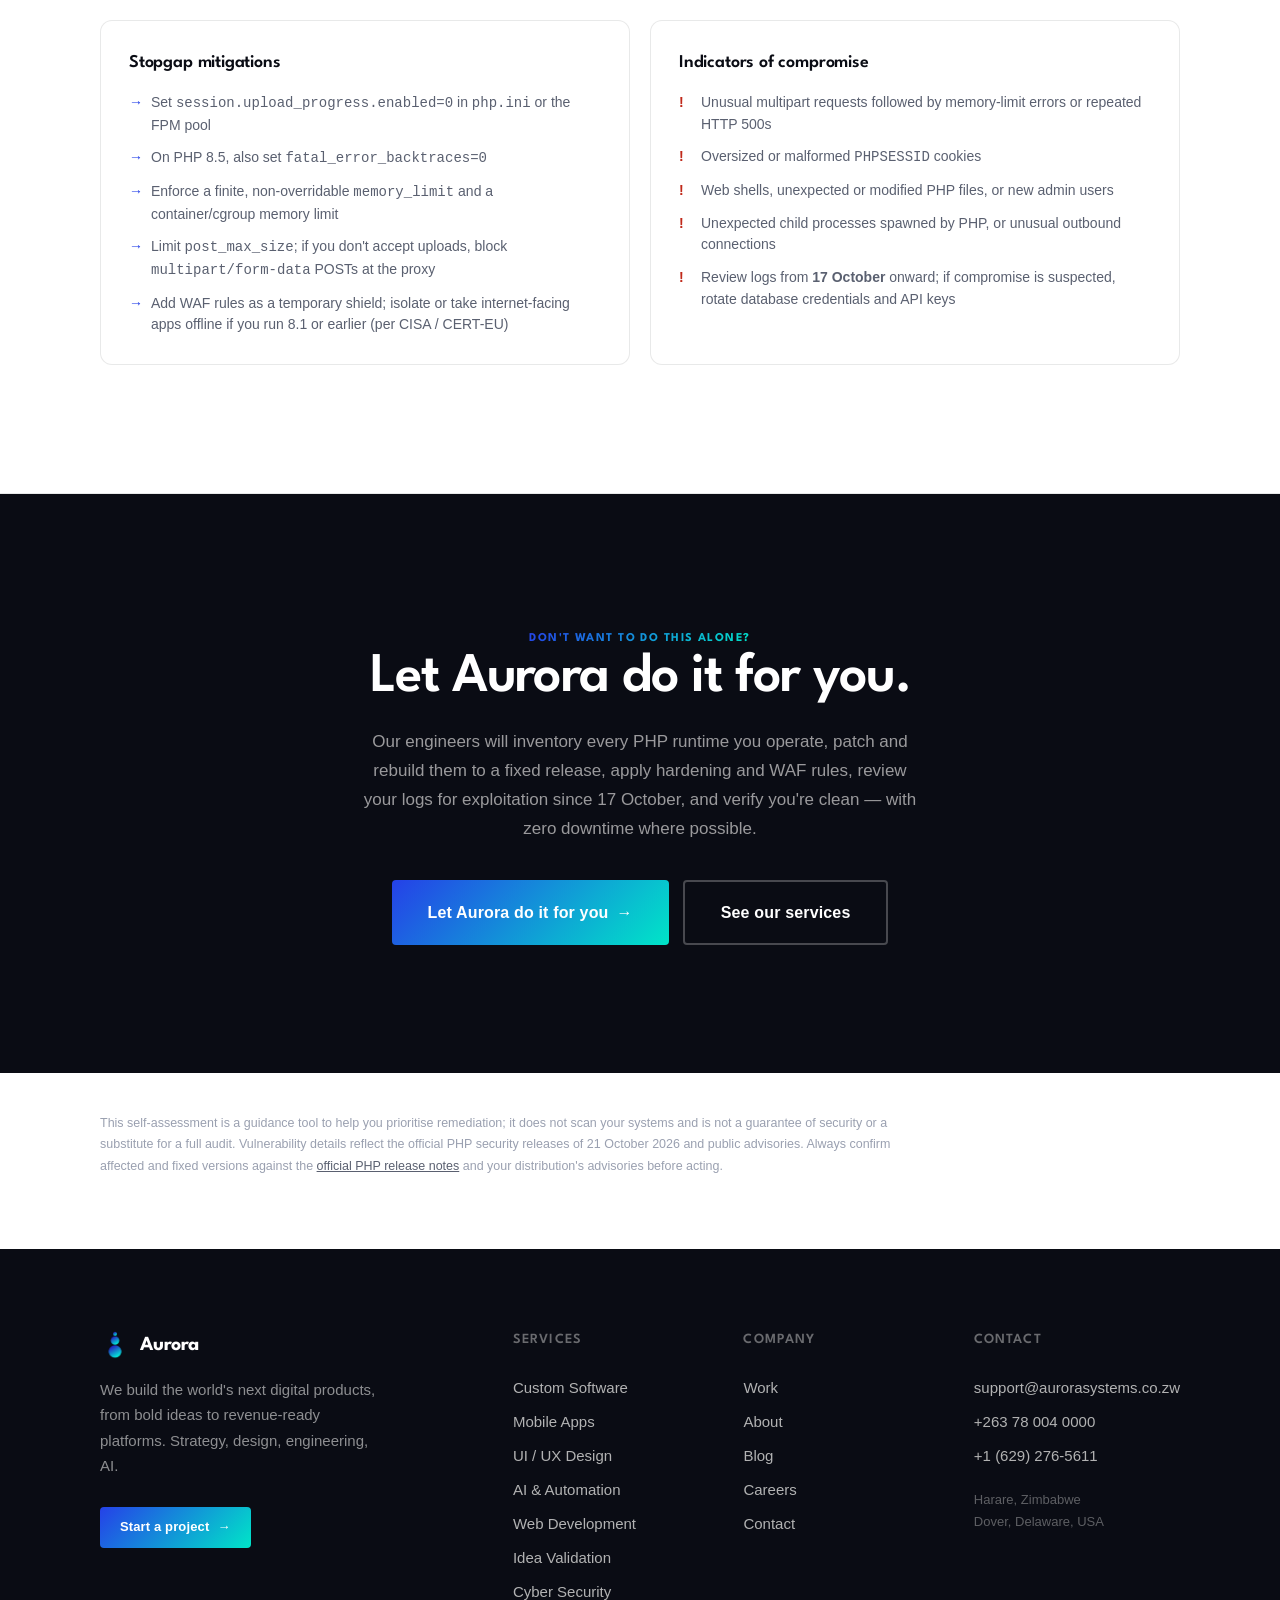
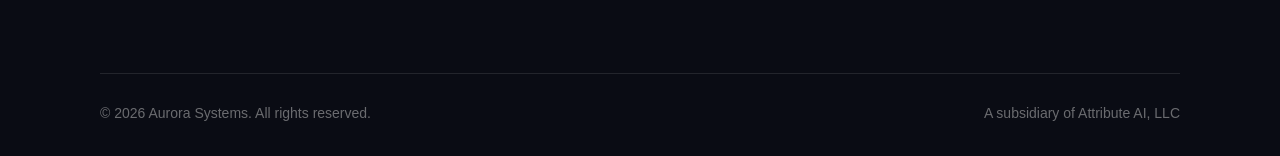
<file: php2shell-check.html>
<!DOCTYPE html>
<html lang="en" class="page-security">
<head>
  <meta charset="UTF-8" />
  <meta name="viewport" content="width=device-width, initial-scale=1.0" />
  <title>PHP2Shell Assessment Check - Aurora Systems</title>
  <meta name="description" content="Free PHP2Shell self-assessment for CVE-2026-109618 & CVE-2026-109619 — the critical, actively-exploited PHP remote code execution flaws. Check your exposure and get clear next steps, or let Aurora patch and harden it for you." />
  <link rel="stylesheet" href="styles/main.css" />
  <style>
    /* ── PAGE HERO ───────────────────────────────────── */
    .sec-hero {
      padding: calc(var(--nav-h) + 72px) 0 72px;
      border-bottom: 1px solid var(--border);
      position: relative;
      overflow: hidden;
    }
    .sec-hero::before {
      content: '';
      position: absolute;
      top: -140px; right: -120px;
      width: 460px; height: 460px;
      border-radius: 50%;
      background: radial-gradient(circle, rgba(37,65,232,0.10) 0%, transparent 70%);
      pointer-events: none;
    }
    .sec-hero-inner { position: relative; z-index: 1; max-width: 820px; }
    .sec-hero h1 {
      font-family: var(--font-display);
      font-size: clamp(40px, 6vw, 76px);
      font-weight: 600;
      letter-spacing: -0.03em;
      line-height: 1.03;
      margin-top: 18px;
    }
    .sec-hero p { margin-top: 24px; max-width: 620px; }
    .cve-pills { display: flex; flex-wrap: wrap; gap: 10px; margin-top: 30px; }
    .cve-pill {
      display: inline-flex; align-items: center; gap: 8px;
      font-size: 13px; font-weight: 700; letter-spacing: 0.02em;
      padding: 8px 14px; border-radius: 100px;
      background: #fff2f0; color: #a32718; border: 1px solid #ffd0ca;
      font-family: var(--font-body);
    }
    .cve-pill .dot { width: 7px; height: 7px; border-radius: 50%; background: #d93a26; flex-shrink: 0; }

    /* ── ASSESSMENT TOOL ─────────────────────────────── */
    .assess { padding: var(--section-pad) 0; border-bottom: 1px solid var(--border); }
    .assess-grid {
      display: grid;
      grid-template-columns: 1.05fr 0.95fr;
      gap: 64px;
      align-items: start;
    }
    .assess-card {
      background: var(--white);
      border: 1px solid var(--border);
      border-radius: var(--radius-lg);
      padding: 36px clamp(24px, 3vw, 40px);
      box-shadow: 0 8px 32px rgba(0,0,0,0.04);
    }
    .assess-card h2 {
      font-family: var(--font-display);
      font-size: clamp(22px, 2.6vw, 30px);
      font-weight: 600;
      letter-spacing: -0.02em;
      margin-bottom: 6px;
    }
    .assess-card .lead { font-size: 15px; color: var(--fg-muted); margin-bottom: 28px; line-height: 1.6; }

    .q-group { display: flex; flex-direction: column; gap: 8px; margin-bottom: 20px; }
    .q-label { font-size: 14px; font-weight: 700; letter-spacing: 0.01em; color: var(--fg); }
    .q-select {
      font-family: var(--font-body);
      font-size: 15px; color: var(--fg);
      background: var(--white);
      border: 1.5px solid var(--border-dark);
      border-radius: var(--radius);
      padding: 13px 40px 13px 16px;
      width: 100%;
      cursor: pointer;
      appearance: none; -webkit-appearance: none;
      background-image: url("data:image/svg+xml,%3Csvg viewBox='0 0 12 12' xmlns='http://www.w3.org/2000/svg'%3E%3Cpath d='M2 4l4 4 4-4' stroke='%230a0c14' stroke-width='1.5' stroke-linecap='round' stroke-linejoin='round' fill='none'/%3E%3C/svg%3E");
      background-repeat: no-repeat; background-position: right 14px center; background-size: 12px;
      transition: border-color 0.15s, box-shadow 0.15s;
      outline: none;
    }
    .q-select:focus { border-color: #2541e8; box-shadow: 0 0 0 3px rgba(37,65,232,0.08); }
    .assess-actions { margin-top: 28px; display: flex; flex-wrap: wrap; gap: 12px; }
    .assess-actions .btn { width: 100%; justify-content: center; }

    /* ── RESULT PANEL ────────────────────────────────── */
    .result-panel {
      border: 1px solid var(--border);
      border-radius: var(--radius-lg);
      overflow: hidden;
      position: sticky;
      top: calc(var(--nav-h) + 20px);
    }
    .result-empty {
      padding: 56px 32px;
      text-align: center;
      color: var(--fg-light);
      background: var(--bg-2);
      border-radius: var(--radius-lg);
    }
    .result-empty svg { margin: 0 auto 16px; display: block; opacity: 0.6; }
    .result-empty p { font-size: 15px; color: var(--fg-muted); max-width: 320px; margin: 0 auto; }

    .result-head { padding: 28px 32px; color: var(--white); }
    .result-head.sev-critical { background: linear-gradient(135deg,#8f1d10,#d93a26); }
    .result-head.sev-high     { background: linear-gradient(135deg,#9a5a00,#e08a1e); }
    .result-head.sev-verify   { background: linear-gradient(135deg,#1e2a7a,#2541e8); }
    .result-head.sev-low      { background: linear-gradient(135deg,#0b6b4f,#12a37a); }
    .result-badge {
      display: inline-flex; align-items: center; gap: 8px;
      font-size: 11px; font-weight: 700; letter-spacing: 0.14em; text-transform: uppercase;
      padding: 6px 12px; border-radius: 100px;
      background: rgba(255,255,255,0.18); color: #fff; margin-bottom: 14px;
    }
    .result-head h3 {
      font-family: var(--font-display);
      font-size: 26px; font-weight: 600; letter-spacing: -0.02em; line-height: 1.1;
      color: #fff; margin-bottom: 8px;
    }
    .result-head p { font-size: 14px; line-height: 1.6; color: rgba(255,255,255,0.85); }

    .result-body { background: var(--white); padding: 28px 32px; }
    .result-body h4 {
      font-family: var(--font-display);
      font-size: 13px; font-weight: 700; letter-spacing: 0.1em; text-transform: uppercase;
      color: var(--fg-muted); margin-bottom: 18px;
    }
    .steps { list-style: none; display: flex; flex-direction: column; gap: 16px; counter-reset: step; }
    .steps li {
      position: relative; padding-left: 40px;
      font-size: 15px; line-height: 1.6; color: var(--fg);
    }
    .steps li::before {
      counter-increment: step; content: counter(step);
      position: absolute; left: 0; top: -1px;
      width: 26px; height: 26px; border-radius: 50%;
      background: var(--accent-gradient); color: #fff;
      font-size: 13px; font-weight: 700;
      display: flex; align-items: center; justify-content: center;
    }
    .steps li code {
      font-family: ui-monospace, SFMono-Regular, Menlo, monospace;
      font-size: 13px; background: var(--bg-2); border: 1px solid var(--border);
      border-radius: 4px; padding: 1px 6px;
    }
    .result-cta { margin-top: 28px; padding-top: 24px; border-top: 1px solid var(--border); }
    .result-cta .btn { width: 100%; justify-content: center; }
    .result-cta .fine { font-size: 12px; color: var(--fg-light); text-align: center; margin-top: 12px; }

    /* ── REFERENCE SECTIONS ──────────────────────────── */
    .ref { padding: var(--section-pad) 0; border-bottom: 1px solid var(--border); }
    .ref:last-of-type { border-bottom: none; }
    .ref-head { max-width: 680px; margin-bottom: 48px; }
    .ref-head h2 {
      font-family: var(--font-display);
      font-size: clamp(26px, 3.4vw, 42px); font-weight: 600;
      letter-spacing: -0.03em; line-height: 1.1; margin-top: 14px;
    }
    .ref-head p { margin-top: 18px; }

    .ver-table {
      width: 100%; border-collapse: collapse;
      border: 1px solid var(--border); border-radius: var(--radius-lg); overflow: hidden;
      font-size: 15px;
    }
    .ver-table th, .ver-table td { text-align: left; padding: 16px 20px; border-bottom: 1px solid var(--border); }
    .ver-table th { font-family: var(--font-display); font-size: 12px; letter-spacing: 0.08em; text-transform: uppercase; color: var(--fg-muted); background: var(--bg-2); }
    .ver-table tr:last-child td { border-bottom: none; }
    .ver-table .st { font-weight: 700; font-size: 13px; }
    .st.bad { color: #c0291a; }
    .st.warn { color: #b06a00; }
    .st.ok { color: #0b7a58; }

    .info-grid { display: grid; grid-template-columns: 1fr 1fr; gap: 20px; }
    .info-card {
      background: var(--white); border: 1px solid var(--border);
      border-radius: var(--radius-lg); padding: 28px;
    }
    .info-card h3 { font-family: var(--font-display); font-size: 18px; font-weight: 600; letter-spacing: -0.01em; margin-bottom: 14px; }
    .info-list { list-style: none; display: flex; flex-direction: column; gap: 11px; }
    .info-list li { position: relative; padding-left: 22px; font-size: 14px; line-height: 1.55; color: var(--fg-muted); }
    .info-list li::before { content: '→'; position: absolute; left: 0; color: var(--accent); font-weight: 700; }
    .ioc-list li::before { content: '!'; color: #c0291a; font-weight: 800; }

    .code-block {
      background: var(--bg-dark); color: #e6e8f0;
      border-radius: var(--radius-lg); padding: 20px 22px;
      font-family: ui-monospace, SFMono-Regular, Menlo, monospace;
      font-size: 13px; line-height: 1.8; overflow-x: auto;
      margin-top: 20px;
    }
    .code-block .cmt { color: #7f879c; }
    .code-block .inp { color: #67e8c3; }

    /* ── FINAL CTA ───────────────────────────────────── */
    .final-cta { background: var(--fg); color: var(--white); }
    .final-cta .container { text-align: center; }
    .final-cta h2 {
      font-family: var(--font-display);
      font-size: clamp(30px, 4.5vw, 56px); font-weight: 600;
      letter-spacing: -0.03em; line-height: 1.05; color: #fff;
    }
    .final-cta p { color: rgba(250,249,247,0.6); max-width: 560px; margin: 20px auto 36px; font-size: 17px; line-height: 1.7; }
    .final-cta .btn-row { display: flex; gap: 14px; justify-content: center; flex-wrap: wrap; }

    .disclaimer { font-size: 12.5px; color: var(--fg-light); line-height: 1.7; max-width: 820px; }
    .disclaimer a { color: var(--fg-muted); text-decoration: underline; }

    @media (max-width: 900px) {
      .assess-grid { grid-template-columns: 1fr; gap: 32px; }
      .result-panel { position: static; }
      .info-grid { grid-template-columns: 1fr; }
    }
  </style>
</head>
<body>
  <script src="components/nav-footer.js?v=20261023"></script>

  <main style="padding-top: var(--nav-h);">

    <!-- ── HERO ───────────────────────────────────────── -->
    <section class="sec-hero">
      <div class="container">
        <div class="sec-hero-inner">
          <div class="eyebrow">Security Advisory · PHP2Shell</div>
          <h1>Is your site exposed to <span class="grad-text">PHP2Shell?</span></h1>
          <p class="body-lg">PHP2Shell is a pair of critical, actively-exploited remote code execution flaws in the PHP core — <strong>CVE-2026-109618</strong> and <strong>CVE-2026-109619</strong> (CVSS 9.2). They affect virtually every web-serving PHP install from <strong>5.4 through 8.5</strong> and let an unauthenticated attacker run code and drop a web shell. Run the free check below to understand your exposure and exactly what to do next.</p>
          <div class="cve-pills">
            <span class="cve-pill"><span class="dot"></span>CVE-2026-109618 — OOM corruption</span>
            <span class="cve-pill"><span class="dot"></span>CVE-2026-109619 — use-after-free</span>
            <span class="cve-pill"><span class="dot"></span>Unauthenticated RCE · exploited in the wild</span>
          </div>
        </div>
      </div>
    </section>

    <!-- ── ASSESSMENT TOOL ────────────────────────────── -->
    <section class="assess">
      <div class="container">
        <div class="assess-grid">

          <!-- Questions -->
          <div class="assess-card">
            <div class="eyebrow" style="color:var(--accent);">The check</div>
            <h2 style="margin-top:10px;">Assess your exposure</h2>
            <p class="lead">Answer five quick questions about the server that runs your website. Nothing is sent anywhere — the assessment runs entirely in your browser.</p>

            <form id="assess-form">
              <div class="q-group">
                <label class="q-label" for="q-version">1. Which PHP version serves your website?</label>
                <select class="q-select" id="q-version" required>
                  <option value="" disabled selected>Select a version</option>
                  <option value="85">PHP 8.5.x</option>
                  <option value="84">PHP 8.4.x</option>
                  <option value="83">PHP 8.3.x</option>
                  <option value="82">PHP 8.2.x</option>
                  <option value="801">PHP 8.0.x / 8.1.x</option>
                  <option value="7">PHP 7.0 – 7.4</option>
                  <option value="5">PHP 5.4 – 5.6</option>
                  <option value="unknown">I'm not sure</option>
                </select>
              </div>

              <div class="q-group">
                <label class="q-label" for="q-patched">2. Have you updated to the fixed release (8.5.12 / 8.4.27 / 8.3.36 / 8.2.35, or a vendor backport citing these CVEs)?</label>
                <select class="q-select" id="q-patched" required>
                  <option value="" disabled selected>Select an answer</option>
                  <option value="yes">Yes — confirmed patched &amp; workers restarted</option>
                  <option value="no">No / not yet</option>
                  <option value="unknown">I'm not sure</option>
                </select>
              </div>

              <div class="q-group">
                <label class="q-label" for="q-sapi">3. How is PHP served?</label>
                <select class="q-select" id="q-sapi" required>
                  <option value="" disabled selected>Select an answer</option>
                  <option value="modphp">Apache mod_php</option>
                  <option value="fpm">PHP-FPM</option>
                  <option value="other">php-cgi / FrankenPHP / LiteSpeed</option>
                  <option value="unknown">I'm not sure</option>
                </select>
              </div>

              <div class="q-group">
                <label class="q-label" for="q-mitigation">4. Have you applied the interim mitigations (<code style="font-size:12px;">session.upload_progress.enabled=0</code>, a finite non-overridable <code style="font-size:12px;">memory_limit</code>, and restarted workers)?</label>
                <select class="q-select" id="q-mitigation" required>
                  <option value="" disabled selected>Select an answer</option>
                  <option value="yes">Yes</option>
                  <option value="no">No</option>
                  <option value="unknown">I'm not sure</option>
                </select>
              </div>

              <div class="q-group">
                <label class="q-label" for="q-uploads">5. Does your site accept file uploads or multipart form posts?</label>
                <select class="q-select" id="q-uploads" required>
                  <option value="" disabled selected>Select an answer</option>
                  <option value="yes">Yes</option>
                  <option value="no">No</option>
                  <option value="unknown">I'm not sure</option>
                </select>
              </div>

              <div class="assess-actions">
                <button type="submit" class="btn btn-primary btn-lg btn-arrow">Run my assessment</button>
              </div>
            </form>
          </div>

          <!-- Result -->
          <div id="result-mount">
            <div class="result-empty">
              <svg width="48" height="48" viewBox="0 0 24 24" fill="none" stroke="#9aa0b0" stroke-width="1.5" stroke-linecap="round" stroke-linejoin="round"><path d="M12 22s8-4 8-10V5l-8-3-8 3v7c0 6 8 10 8 10z"/></svg>
              <p>Answer the questions and your personalised risk verdict and next steps will appear here.</p>
            </div>
          </div>

        </div>
      </div>
    </section>

    <!-- ── WHAT IS PHP2SHELL ──────────────────────────── -->
    <section class="ref">
      <div class="container">
        <div class="ref-head">
          <div class="eyebrow">What happened</div>
          <h2>A leaked PHP flaw that's already being exploited</h2>
          <p class="body-lg">Details of PHP2Shell leaked on 20 October 2026, ahead of coordinated disclosure, and official patches followed on 21 October. Honeypot operators observed exploitation attempts as early as 17 October — so if you run PHP, assume opportunistic scanning is already reaching your servers.</p>
        </div>
        <div class="info-grid">
          <div class="info-card">
            <h3>CVE-2026-109618 — memory corruption</h3>
            <p class="body-sm">If memory runs out while a request's internal data is only partly initialised, later cleanup treats that data as valid — opening the door to corruption and code execution.</p>
          </div>
          <div class="info-card">
            <h3>CVE-2026-109619 — use-after-free</h3>
            <p class="body-sm">Leftover request state outlives the memory it points to, so a later request on the same worker can touch freed memory. Memory disclosure is a confirmed impact, which can leak credentials and API keys.</p>
          </div>
        </div>
      </div>
    </section>

    <!-- ── VERSION TABLE ──────────────────────────────── -->
    <section class="ref">
      <div class="container">
        <div class="ref-head">
          <div class="eyebrow">Affected &amp; fixed versions</div>
          <h2>Find your branch</h2>
          <p class="body-lg">PHP states that updating is the only complete fix. Mitigations reduce risk but do not make an install safe.</p>
        </div>
        <table class="ver-table">
          <thead>
            <tr><th>PHP branch</th><th>Status</th><th>What to do</th></tr>
          </thead>
          <tbody>
            <tr><td>8.5.x</td><td class="st warn">Affected before 8.5.12</td><td>Update to <strong>8.5.12</strong></td></tr>
            <tr><td>8.4.x</td><td class="st warn">Affected before 8.4.27</td><td>Update to <strong>8.4.27</strong></td></tr>
            <tr><td>8.3.x</td><td class="st warn">Affected before 8.3.36</td><td>Update to <strong>8.3.36</strong></td></tr>
            <tr><td>8.2.x</td><td class="st warn">Affected before 8.2.35</td><td>Update to <strong>8.2.35</strong></td></tr>
            <tr><td>8.0.x / 8.1.x</td><td class="st bad">Affected — no upstream release</td><td>Apply the PHP security team's source backport or your vendor/LTS backport; upgrade to a supported branch</td></tr>
            <tr><td>7.0 – 7.4</td><td class="st bad">Affected — no upstream release</td><td>Upgrade to a supported branch, or get a backport from your distribution / LTS vendor</td></tr>
            <tr><td>5.4 – 5.6</td><td class="st bad">Affected — end of life</td><td>No fix from PHP. Upgrade to a supported release as a priority</td></tr>
          </tbody>
        </table>
      </div>
    </section>

    <!-- ── HOW TO CHECK ───────────────────────────────── -->
    <section class="ref">
      <div class="container">
        <div class="ref-head">
          <div class="eyebrow">Verify the real runtime</div>
          <h2>Check the version that actually serves requests</h2>
          <p class="body-lg">Don't trust <code>php -v</code> alone — it reports the command-line binary, which can differ from the PHP-FPM pool or Apache module that serves your site. Vendors also backport fixes without changing the version number, so check the changelog for the CVE IDs.</p>
        </div>
        <div class="code-block">
<span class="cmt"># Debian / Ubuntu — confirm the fix is in your package changelog</span>
<span class="inp">apt changelog php8.3-cli | grep -E "CVE-2026-109618|CVE-2026-109619"</span>

<span class="cmt"># RHEL / Rocky / AlmaLinux</span>
<span class="inp">rpm -q php-cli --changelog | grep -E "CVE-2026-109618|CVE-2026-109619"</span>

<span class="cmt"># Identify every PHP install, not just the CLI — containers, CI images,</span>
<span class="cmt"># hosting panels and bundled copies all count.</span>
        </div>
      </div>
    </section>

    <!-- ── MITIGATION & IOC ───────────────────────────── -->
    <section class="ref">
      <div class="container">
        <div class="ref-head">
          <div class="eyebrow">If you can't patch today</div>
          <h2>Interim mitigations &amp; warning signs</h2>
          <p class="body-lg">These buy time — they are not a substitute for updating. Restart every PHP worker after any configuration change, and apply settings where applications can't override them (not via <code>ini_set()</code> or <code>.user.ini</code>).</p>
        </div>
        <div class="info-grid">
          <div class="info-card">
            <h3>Stopgap mitigations</h3>
            <ul class="info-list">
              <li>Set <code>session.upload_progress.enabled=0</code> in <code>php.ini</code> or the FPM pool</li>
              <li>On PHP 8.5, also set <code>fatal_error_backtraces=0</code></li>
              <li>Enforce a finite, non-overridable <code>memory_limit</code> and a container/cgroup memory limit</li>
              <li>Limit <code>post_max_size</code>; if you don't accept uploads, block <code>multipart/form-data</code> POSTs at the proxy</li>
              <li>Add WAF rules as a temporary shield; isolate or take internet-facing apps offline if you run 8.1 or earlier (per CISA / CERT-EU)</li>
            </ul>
          </div>
          <div class="info-card">
            <h3>Indicators of compromise</h3>
            <ul class="info-list ioc-list">
              <li>Unusual multipart requests followed by memory-limit errors or repeated HTTP 500s</li>
              <li>Oversized or malformed <code>PHPSESSID</code> cookies</li>
              <li>Web shells, unexpected or modified PHP files, or new admin users</li>
              <li>Unexpected child processes spawned by PHP, or unusual outbound connections</li>
              <li>Review logs from <strong>17 October</strong> onward; if compromise is suspected, rotate database credentials and API keys</li>
            </ul>
          </div>
        </div>
      </div>
    </section>

    <!-- ── FINAL CTA ──────────────────────────────────── -->
    <section class="final-cta">
      <div class="container">
        <div class="eyebrow" style="color:var(--accent-end);">Don't want to do this alone?</div>
        <h2>Let Aurora do it for you.</h2>
        <p>Our engineers will inventory every PHP runtime you operate, patch and rebuild them to a fixed release, apply hardening and WAF rules, review your logs for exploitation since 17 October, and verify you're clean — with zero downtime where possible.</p>
        <div class="btn-row">
          <a href="contact.html" class="btn btn-accent btn-lg btn-arrow">Let Aurora do it for you</a>
          <a href="services.html#ai-automation" class="btn btn-outline btn-lg" style="color:#fff;border-color:rgba(255,255,255,0.25);">See our services</a>
        </div>
      </div>
    </section>

    <!-- ── DISCLAIMER ─────────────────────────────────── -->
    <section style="padding: 40px 0 72px;">
      <div class="container">
        <p class="disclaimer">This self-assessment is a guidance tool to help you prioritise remediation; it does not scan your systems and is not a guarantee of security or a substitute for a full audit. Vulnerability details reflect the official PHP security releases of 21 October 2026 and public advisories. Always confirm affected and fixed versions against the <a href="https://www.php.net/supported-versions.php" target="_blank" rel="noopener">official PHP release notes</a> and your distribution's advisories before acting.</p>
      </div>
    </section>

  </main>

  <script>
    (function () {
      const form = document.getElementById('assess-form');
      const mount = document.getElementById('result-mount');

      const FIXED = { '85': '8.5.12', '84': '8.4.27', '83': '8.3.36', '82': '8.2.35' };

      function esc(s) { return String(s).replace(/[&<>]/g, c => ({ '&': '&amp;', '<': '&lt;', '>': '&gt;' }[c])); }

      function assess(a) {
        const steps = [];
        let sev, badge, title, summary;

        if (a.patched === 'yes') {
          sev = 'low';
          badge = 'Patched — stay verified';
          title = 'Good — you report a fixed release';
          summary = 'You’re on a patched build. Close out the loose ends below so nothing slips back into an exposed state.';
          steps.push('Confirm the runtime that serves requests (PHP-FPM pool / Apache module) reports the fixed build — not just <code>php -v</code> on the CLI.');
          steps.push('Rebuild any container images and redeploy — patching a running container leaves the image exposed.');
          steps.push('Restart or replace every PHP-FPM, Apache and application worker, then confirm none still run the old build.');
          steps.push('Review web and PHP logs from <strong>17 October</strong> onward for exploitation attempts that may predate your patch.');
          steps.push('Restore a finite <code>memory_limit</code> and sensible upload limits now that the patched runtime is confirmed.');
        } else {
          const noFix = (a.version === '801' || a.version === '7' || a.version === '5');
          const knownPatchable = FIXED[a.version];

          if (noFix) {
            sev = 'critical';
            badge = 'Critical — no upstream patch';
            title = 'Critical: your branch has no official fix';
            summary = 'PHP ' + (a.version === '5' ? '5.4–5.6' : a.version === '7' ? '7.0–7.4' : '8.0 / 8.1') + ' is affected with no upstream release. Treat this as an active incident.';
            if (a.version === '801') {
              steps.push('Apply the PHP security team’s minimal source backport, or your distribution / LTS vendor’s backported package, immediately.');
            } else {
              steps.push('Upgrade to a supported, patched branch (8.2.35 / 8.3.36 / 8.4.27 / 8.5.12) as a priority — your branch is end-of-life or unsupported for this fix.');
              steps.push('If you cannot upgrade today, obtain a backported fix from your distribution or an LTS vendor.');
            }
            steps.push('Follow CISA guidance: isolate internet-facing apps from the public network, or take them offline, until a fix is applied and verified.');
          } else if (knownPatchable) {
            sev = 'high';
            badge = 'At risk — patch available';
            title = 'At risk — but a fix is ready for you';
            summary = 'PHP ' + a.version.charAt(0) + '.' + a.version.charAt(1) + '.x is vulnerable until you update to ' + knownPatchable + '. Patch as soon as possible.';
            steps.push('Update to <strong>' + knownPatchable + '</strong> on every server that runs this branch.');
            steps.push('Rebuild container / CI images so the fixed build is baked in, then redeploy.');
            steps.push('Restart or replace all PHP-FPM, Apache and application workers and confirm the new build is live.');
          } else {
            sev = 'verify';
            badge = 'Verify first';
            title = 'Verify which PHP actually serves your site';
            summary = 'You’re not sure which version is running — that’s the first thing to pin down, because every web-serving PHP from 5.4 to 8.5 is affected.';
            steps.push('Identify the PHP that serves requests (FPM pool / Apache module), not just the CLI, and check its package changelog for the CVE IDs.');
            steps.push('Inventory every PHP install — containers, CI images, hosting panels and bundled copies all count.');
            steps.push('Once identified, update to the fixed release for that branch (8.2.35 / 8.3.36 / 8.4.27 / 8.5.12) or a vendor backport.');
          }

          // Conditional, risk-raising next steps common to all unpatched cases.
          if (a.mitigation !== 'yes') {
            steps.push('In the meantime, set <code>session.upload_progress.enabled=0</code>' + (a.version === '85' ? ' and <code>fatal_error_backtraces=0</code>' : '') + ', enforce a finite non-overridable <code>memory_limit</code>, and restart all workers.');
          }
          if (a.uploads === 'no') {
            steps.push('Since you don’t accept uploads, block <code>multipart/form-data</code> POST requests at your proxy or WAF to cut off the main path.');
          }
          if (a.sapi === 'modphp') {
            steps.push('You run Apache mod_php — PHP rates this the highest-risk configuration, so prioritise this server above the rest.');
          }
          steps.push('Review web and PHP logs from <strong>17 October</strong> onward; watch for oversized <code>PHPSESSID</code> cookies, repeated 500s, web shells or new admin users.');
        }

        return { sev, badge, title, summary, steps };
      }

      form.addEventListener('submit', function (e) {
        e.preventDefault();
        const a = {
          version: document.getElementById('q-version').value,
          patched: document.getElementById('q-patched').value,
          sapi: document.getElementById('q-sapi').value,
          mitigation: document.getElementById('q-mitigation').value,
          uploads: document.getElementById('q-uploads').value,
        };
        if (!a.version || !a.patched || !a.sapi || !a.mitigation || !a.uploads) {
          form.reportValidity();
          return;
        }

        const r = assess(a);
        const stepsHtml = r.steps.map(s => '<li>' + s + '</li>').join('');

        mount.innerHTML =
          '<div class="result-panel">' +
            '<div class="result-head sev-' + r.sev + '">' +
              '<span class="result-badge">' + esc(r.badge) + '</span>' +
              '<h3>' + esc(r.title) + '</h3>' +
              '<p>' + r.summary + '</p>' +
            '</div>' +
            '<div class="result-body">' +
              '<h4>Your next steps</h4>' +
              '<ol class="steps">' + stepsHtml + '</ol>' +
              '<div class="result-cta">' +
                '<a href="contact.html" class="btn btn-accent btn-lg btn-arrow">Let Aurora do it for you</a>' +
                '<p class="fine">Free 30-minute call · response within 24 hours · NDA on request.</p>' +
              '</div>' +
            '</div>' +
          '</div>';

        mount.scrollIntoView({ behavior: 'smooth', block: 'start' });
      });
    })();
  </script>

</body>
</html>
</file>
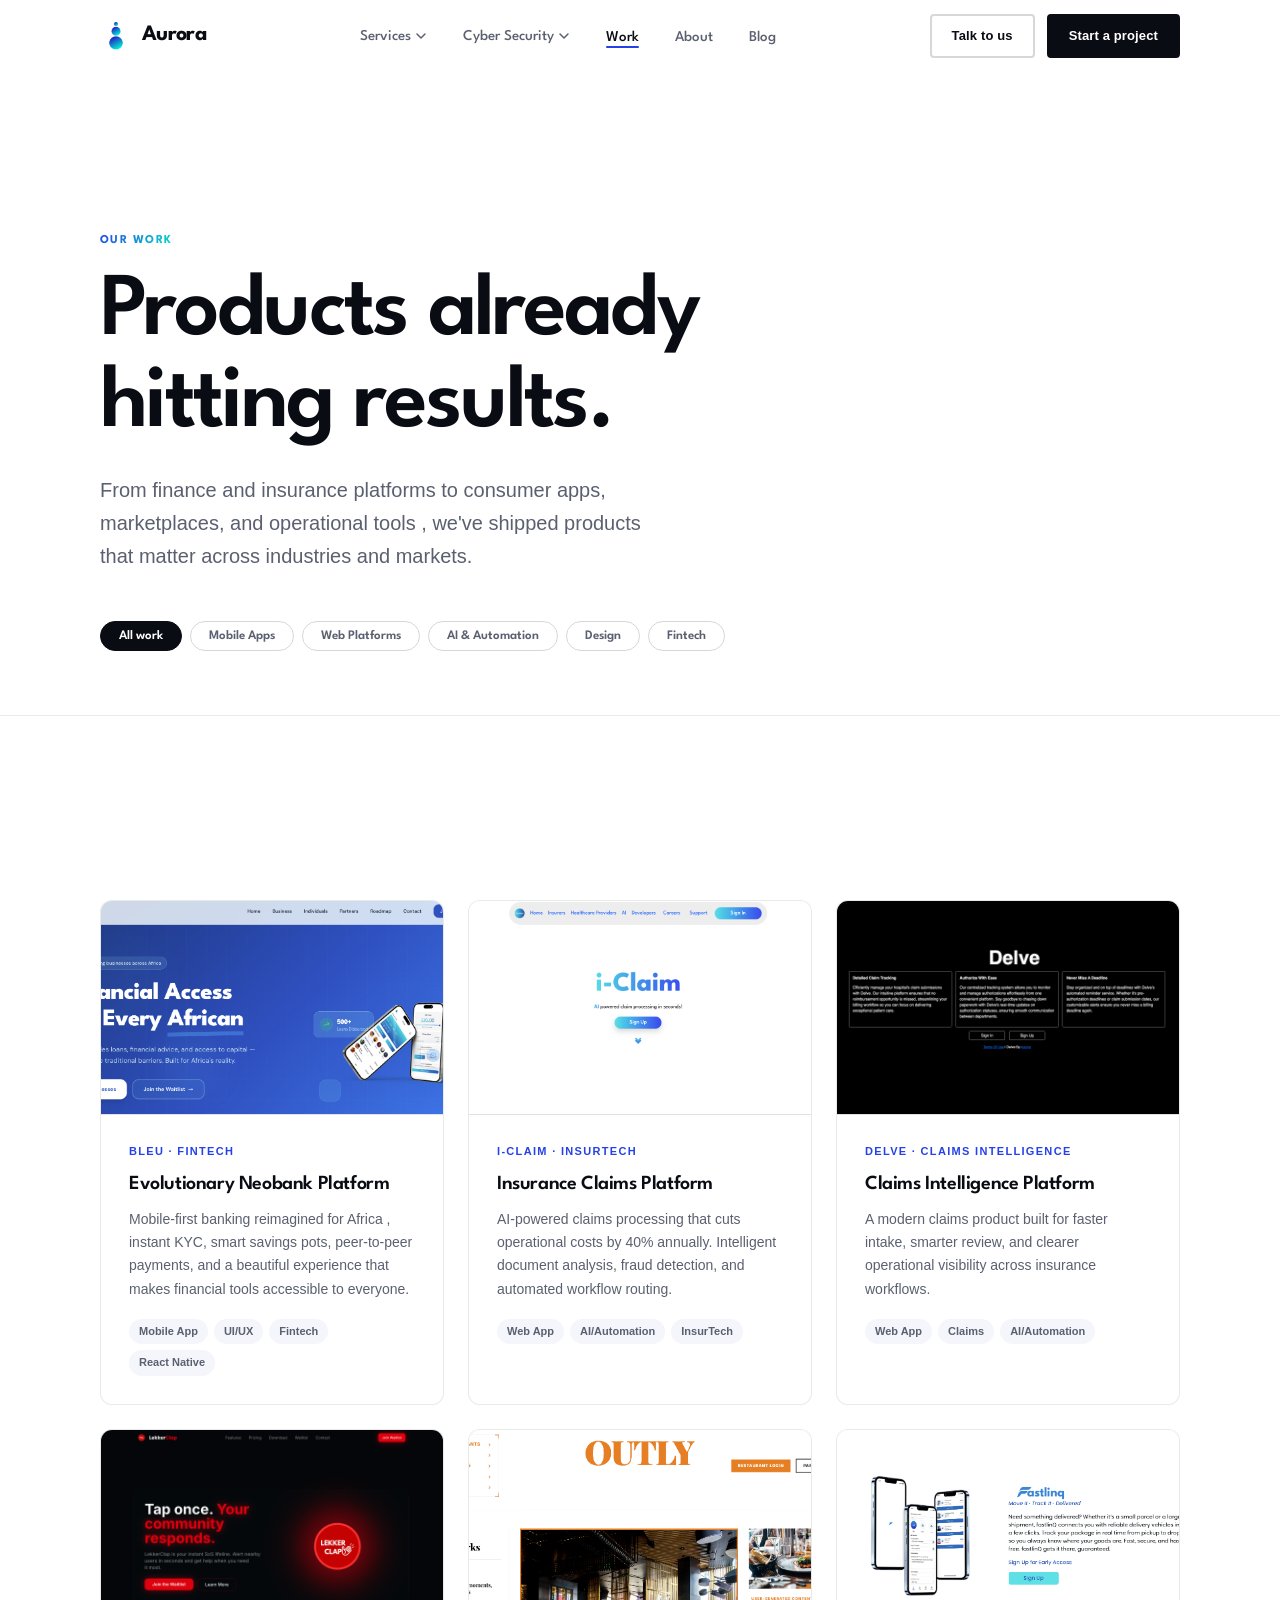
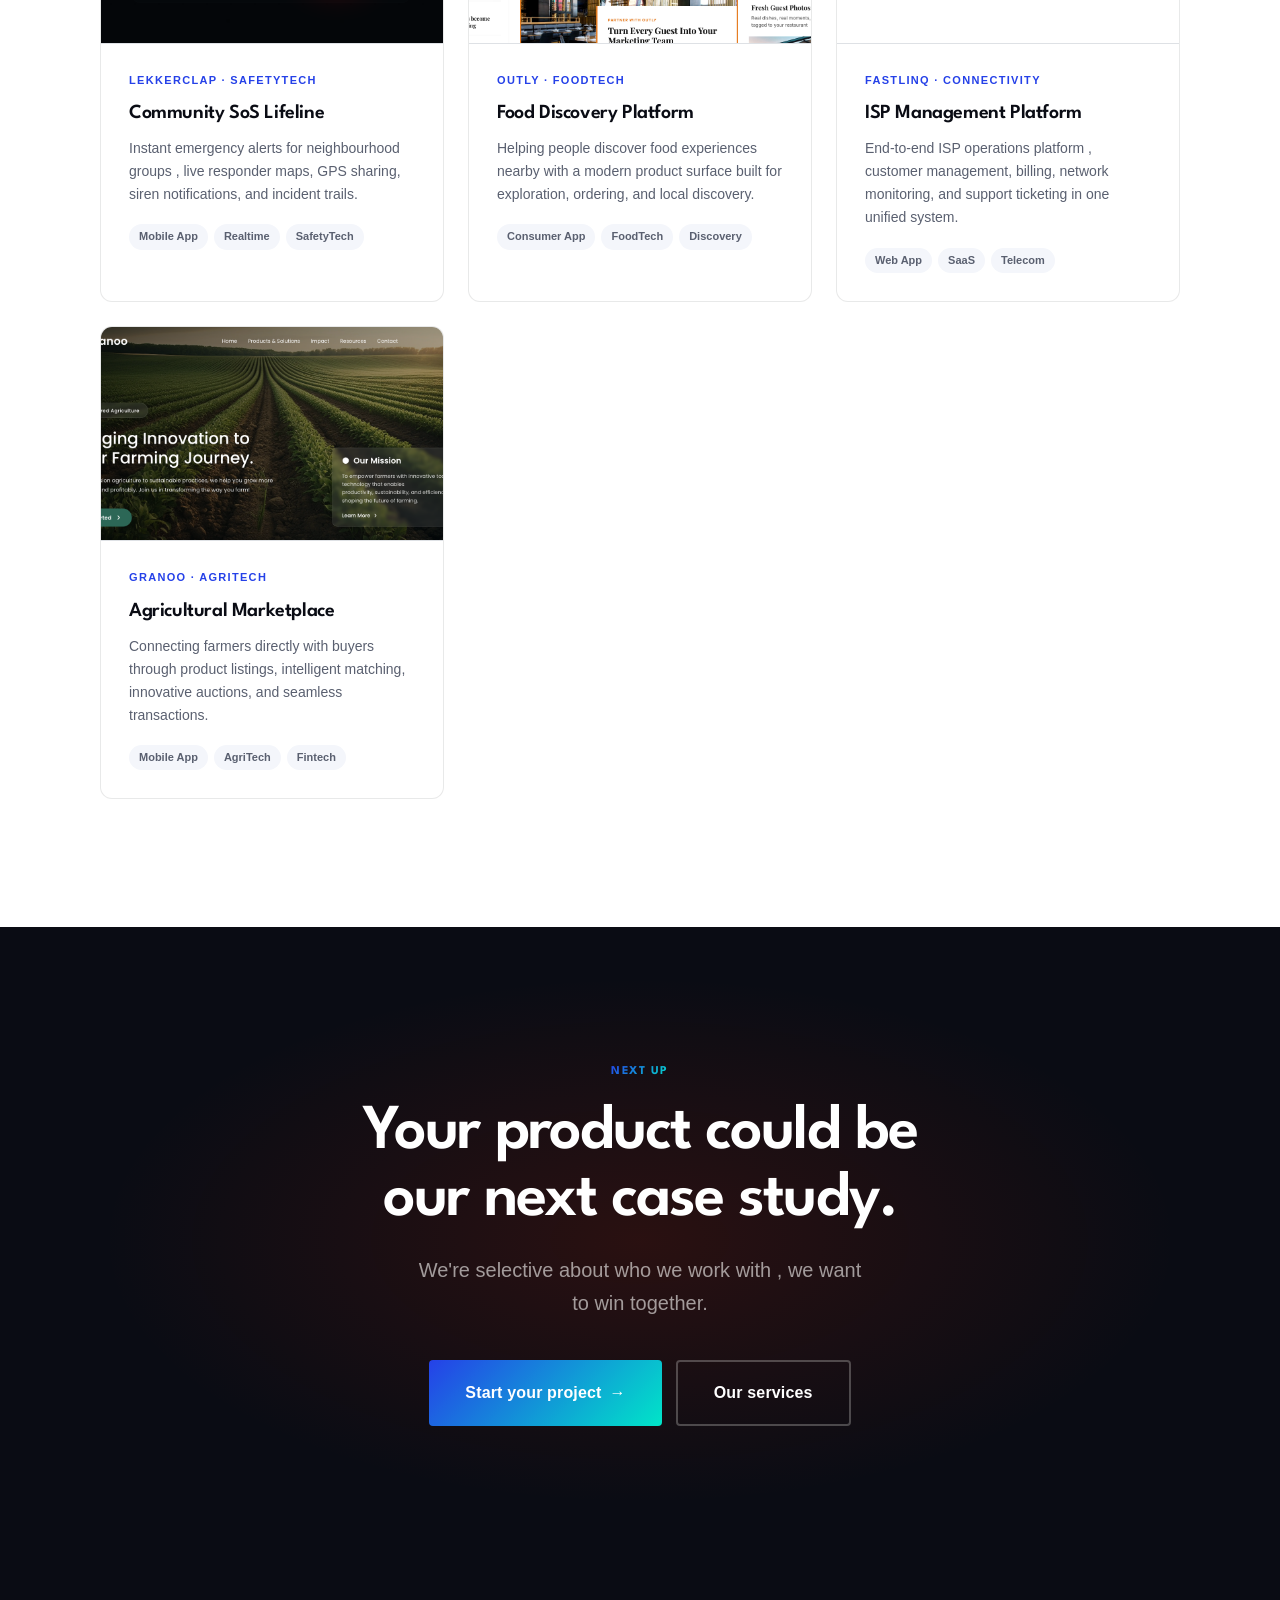
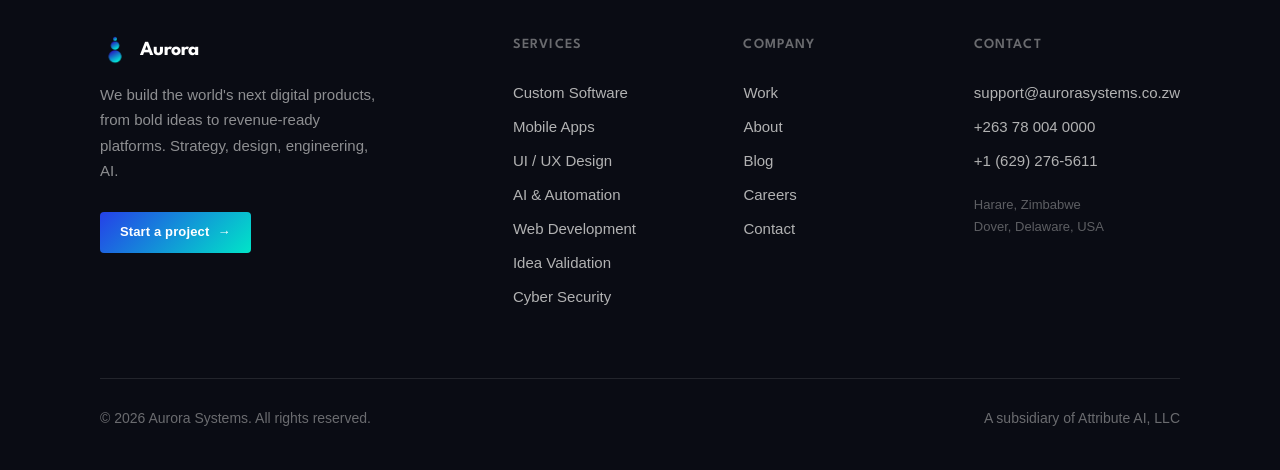
<file: portfolio.html>
<!DOCTYPE html>
<html lang="en" class="page-portfolio">
<head>
  <meta charset="UTF-8" />
  <meta name="viewport" content="width=device-width, initial-scale=1.0" />
  <title>Work ,  Aurora Systems</title>
  <meta name="description" content="Digital products Aurora Systems has shipped across Africa and beyond ,  fintech, govtech, insurance, retail and more." />
  <link rel="stylesheet" href="styles/main.css" />
  <style>
    .page-hero { padding: calc(var(--nav-h) + 80px) 0 64px; border-bottom: 1px solid var(--border); }

    /* Filter pills */
    .filter-bar {
      display: flex;
      align-items: center;
      gap: 8px;
      flex-wrap: wrap;
      margin-top: 48px;
    }
    .filter-pill {
      font-size: 13px;
      font-weight: 600;
      padding: 8px 18px;
      border-radius: 100px;
      border: 1px solid var(--border-dark);
      cursor: pointer;
      transition: all 0.15s;
      background: transparent;
      color: var(--fg-muted);
      font-family: var(--font-header);
    }
    .filter-pill:hover { border-color: var(--fg); color: var(--fg); }
    .filter-pill.active { background: var(--fg); color: var(--white); border-color: var(--fg); }

    /* Portfolio grid */
    .work-grid {
      display: grid;
      grid-template-columns: repeat(3, 1fr);
      gap: 24px;
      margin-top: 56px;
    }
    .work-card {
      border-radius: var(--radius-lg);
      overflow: hidden;
      background: var(--white);
      border: 1px solid var(--border);
      transition: all 0.25s ease;
      cursor: pointer;
      display: block;
      color: inherit;
      text-decoration: none;
    }
    .work-card:hover {
      border-color: var(--border-dark);
      box-shadow: 0 16px 48px rgba(0,0,0,0.09);
      transform: translateY(-5px);
    }
    .work-card-img {
      width: 100%;
      aspect-ratio: 16/10;
      display: flex;
      align-items: center;
      justify-content: center;
      background: var(--bg-2);
      border-bottom: 1px solid var(--border);
      position: relative;
      overflow: hidden;
    }
    .site-snapshot {
      width: 100%;
      height: 100%;
      object-fit: cover;
      object-position: top center;
      display: block;
      transform: scale(1.01);
    }
    .work-card:hover .site-snapshot { transform: scale(1.04); transition: transform 0.35s ease; }
    .work-card-overlay {
      position: absolute;
      inset: 0;
      background: var(--fg);
      opacity: 0;
      display: flex;
      align-items: center;
      justify-content: center;
      transition: opacity 0.2s;
      font-family: var(--font-display);
      font-size: 16px;
      font-weight: 600;
      color: var(--white);
      letter-spacing: -0.01em;
    }
    .work-card:hover .work-card-overlay { opacity: 0.88; }
    .work-card-body { padding: 28px; }
    .work-card-client {
      font-size: 11px;
      font-weight: 700;
      letter-spacing: 0.12em;
      text-transform: uppercase;
      color: var(--accent);
      margin-bottom: 8px;
    }
    .work-card h3 {
      font-family: var(--font-display);
      font-size: 20px;
      font-weight: 600;
      letter-spacing: -0.02em;
      margin-bottom: 8px;
    }
    .work-card p { font-size: 14px; line-height: 1.65; color: var(--fg-muted); }
    .work-card-tags {
      display: flex;
      flex-wrap: wrap;
      gap: 6px;
      margin-top: 18px;
    }
    .work-tag {
      font-size: 11px;
      font-weight: 600;
      padding: 4px 10px;
      background: var(--bg-2);
      border-radius: 100px;
      color: var(--fg-muted);
    }
    .work-card-result {
      margin-top: 16px;
      padding-top: 16px;
      border-top: 1px solid var(--border);
      font-size: 13px;
      font-weight: 600;
      color: var(--accent);
      display: flex;
      align-items: center;
      gap: 6px;
    }
    .work-card-result::before { content: '↑'; }

    @media (max-width: 900px) {
      .work-grid { grid-template-columns: 1fr 1fr; }
    }
    @media (max-width: 600px) {
      .work-grid { grid-template-columns: 1fr; }
    }
  </style>
</head>
<body>
  <script src="components/nav-footer.js?v=20261023"></script>

  <main style="padding-top: var(--nav-h);">

    <!-- Page Hero -->
    <section class="page-hero">
      <div class="container">
        <div class="eyebrow">Our Work</div>
        <h1 class="display-1" style="margin-top:16px; max-width:700px;">Products already<br>hitting results.</h1>
        <p class="body-lg" style="margin-top:24px; max-width:560px;">From finance and insurance platforms to consumer apps, marketplaces, and operational tools ,  we've shipped products that matter across industries and markets.</p>

        <!-- Filter bar -->
        <div class="filter-bar">
          <button class="filter-pill active" data-filter="all">All work</button>
          <button class="filter-pill" data-filter="mobile">Mobile Apps</button>
          <button class="filter-pill" data-filter="web">Web Platforms</button>
          <button class="filter-pill" data-filter="ai">AI & Automation</button>
          <button class="filter-pill" data-filter="design">Design</button>
          <button class="filter-pill" data-filter="fintech">Fintech</button>
        </div>
      </div>
    </section>

    <!-- Work Grid -->
    <section style="padding: var(--section-pad) 0;">
      <div class="container">
        <div class="work-grid">

          <!-- Bleu -->
          <a href="https://bleubank.xyz" class="work-card reveal" data-tags="mobile fintech design web" target="_blank" rel="noopener noreferrer">
            <div class="work-card-img">
              <img class="site-snapshot" src="uploads/bleu-snapshot.png" alt="Bleu website snapshot" loading="lazy">
              <div class="work-card-overlay">Visit Site →</div>
            </div>
            <div class="work-card-body">
              <div class="work-card-client">Bleu · Fintech</div>
              <h3>Evolutionary Neobank Platform</h3>
              <p>Mobile-first banking reimagined for Africa ,  instant KYC, smart savings pots, peer-to-peer payments, and a beautiful experience that makes financial tools accessible to everyone.</p>
              <div class="work-card-tags">
                <span class="work-tag">Mobile App</span>
                <span class="work-tag">UI/UX</span>
                <span class="work-tag">Fintech</span>
                <span class="work-tag">React Native</span>
              </div>
            </div>
          </a>

          <!-- i-Claim -->
          <a href="https://iclaim.aurorasystems.co.zw/" class="work-card reveal reveal-delay-1" data-tags="web ai" target="_blank" rel="noopener noreferrer">
            <div class="work-card-img">
              <img class="site-snapshot" src="uploads/iclaim-snapshot.png" alt="i-Claim website snapshot" loading="lazy">
              <div class="work-card-overlay">Visit Site →</div>
            </div>
            <div class="work-card-body">
              <div class="work-card-client">i-Claim · InsurTech</div>
              <h3>Insurance Claims Platform</h3>
              <p>AI-powered claims processing that cuts operational costs by 40% annually. Intelligent document analysis, fraud detection, and automated workflow routing.</p>
              <div class="work-card-tags">
                <span class="work-tag">Web App</span>
                <span class="work-tag">AI/Automation</span>
                <span class="work-tag">InsurTech</span>
              </div>
            </div>
          </a>

          <!-- Delve -->
          <a href="https://delveclaims.online" class="work-card reveal" data-tags="web ai" target="_blank" rel="noopener noreferrer">
            <div class="work-card-img">
              <img class="site-snapshot" src="uploads/delve-snapshot.png" alt="Delve website snapshot" loading="lazy">
              <div class="work-card-overlay">Visit Site →</div>
            </div>
            <div class="work-card-body">
              <div class="work-card-client">Delve · Claims Intelligence</div>
              <h3>Claims Intelligence Platform</h3>
              <p>A modern claims product built for faster intake, smarter review, and clearer operational visibility across insurance workflows.</p>
              <div class="work-card-tags">
                <span class="work-tag">Web App</span>
                <span class="work-tag">Claims</span>
                <span class="work-tag">AI/Automation</span>
              </div>
            </div>
          </a>

          <!-- LekkerClap -->
          <a href="https://lekkerclap.com" class="work-card reveal reveal-delay-1" data-tags="mobile design" target="_blank" rel="noopener noreferrer">
            <div class="work-card-img">
              <img class="site-snapshot" src="uploads/lekkerclap-snapshot.png" alt="LekkerClap website snapshot" loading="lazy">
              <div class="work-card-overlay">Visit Site →</div>
            </div>
            <div class="work-card-body">
              <div class="work-card-client">LekkerClap · SafetyTech</div>
              <h3>Community SoS Lifeline</h3>
              <p>Instant emergency alerts for neighbourhood groups ,  live responder maps, GPS sharing, siren notifications, and incident trails.</p>
              <div class="work-card-tags">
                <span class="work-tag">Mobile App</span>
                <span class="work-tag">Realtime</span>
                <span class="work-tag">SafetyTech</span>
              </div>
            </div>
          </a>

          <!-- Outly -->
          <a href="https://outly.world" class="work-card reveal reveal-delay-2" data-tags="web design" target="_blank" rel="noopener noreferrer">
            <div class="work-card-img">
              <img class="site-snapshot" src="uploads/outly-snapshot.png" alt="Outly website snapshot" loading="lazy">
              <div class="work-card-overlay">Visit Site →</div>
            </div>
            <div class="work-card-body">
              <div class="work-card-client">Outly · FoodTech</div>
              <h3>Food Discovery Platform</h3>
              <p>Helping people discover food experiences nearby with a modern product surface built for exploration, ordering, and local discovery.</p>
              <div class="work-card-tags">
                <span class="work-tag">Consumer App</span>
                <span class="work-tag">FoodTech</span>
                <span class="work-tag">Discovery</span>
              </div>
            </div>
          </a>

          <!-- FastLinQ -->
          <a href="https://fastlinq.app" class="work-card reveal" data-tags="web" target="_blank" rel="noopener noreferrer">
            <div class="work-card-img">
              <img class="site-snapshot" src="uploads/fastlinq-snapshot.png" alt="FastLinQ website snapshot" loading="lazy">
              <div class="work-card-overlay">Visit Site →</div>
            </div>
            <div class="work-card-body">
              <div class="work-card-client">FastLinQ · Connectivity</div>
              <h3>ISP Management Platform</h3>
              <p>End-to-end ISP operations platform ,  customer management, billing, network monitoring, and support ticketing in one unified system.</p>
              <div class="work-card-tags">
                <span class="work-tag">Web App</span>
                <span class="work-tag">SaaS</span>
                <span class="work-tag">Telecom</span>
              </div>
            </div>
          </a>

          <!-- Granoo -->
          <a href="https://granoo.africa" class="work-card reveal reveal-delay-1" data-tags="mobile web" target="_blank" rel="noopener noreferrer">
            <div class="work-card-img">
              <img class="site-snapshot" src="uploads/granoo-snapshot.png" alt="Granoo website snapshot" loading="lazy">
              <div class="work-card-overlay">Visit Site →</div>
            </div>
            <div class="work-card-body">
              <div class="work-card-client">Granoo · AgriTech</div>
              <h3>Agricultural Marketplace</h3>
              <p>Connecting farmers directly with buyers through product listings, intelligent matching, innovative auctions, and seamless transactions.</p>
              <div class="work-card-tags">
                <span class="work-tag">Mobile App</span>
                <span class="work-tag">AgriTech</span>
                <span class="work-tag">Fintech</span>
              </div>
            </div>
          </a>

        </div>
      </div>
    </section>

    <!-- CTA -->
    <section style="background:var(--fg); color:var(--white); padding: var(--section-pad) 0; text-align:center; position:relative; overflow:hidden;">
      <div style="position:absolute; inset:0; background: radial-gradient(ellipse 70% 70% at 50% 50%, oklch(58% 0.22 35 / 0.15) 0%, transparent 60%); pointer-events:none;"></div>
      <div class="container" style="position:relative; z-index:1;">
        <div class="eyebrow reveal" style="color:var(--accent);">Next up</div>
        <h2 class="display-2 reveal reveal-delay-1" style="color:var(--white); margin-top:16px; max-width:600px; margin-left:auto; margin-right:auto;">Your product could be our next case study.</h2>
        <p class="body-lg reveal reveal-delay-2" style="color:rgba(250,249,247,0.6); max-width:460px; margin: 20px auto 40px;">We're selective about who we work with ,  we want to win together.</p>
        <div style="display:flex; justify-content:center; gap:14px; flex-wrap:wrap;" class="reveal reveal-delay-3">
          <a href="contact.html" class="btn btn-accent btn-lg btn-arrow">Start your project</a>
          <a href="services.html" class="btn btn-outline btn-lg" style="border-color:rgba(250,249,247,0.25); color:var(--white);">Our services</a>
        </div>
      </div>
    </section>

  </main>

  <script>
    // Filter functionality
    const pills = document.querySelectorAll('.filter-pill');
    const cards = document.querySelectorAll('.work-card[data-tags]');

    pills.forEach(pill => {
      pill.addEventListener('click', () => {
        pills.forEach(p => p.classList.remove('active'));
        pill.classList.add('active');
        const filter = pill.dataset.filter;
        cards.forEach(card => {
          const tags = card.dataset.tags || '';
          if (filter === 'all' || tags.includes(filter)) {
            card.style.display = '';
          } else {
            card.style.display = 'none';
          }
        });
      });
    });
  </script>

</body>
</html>
</file>
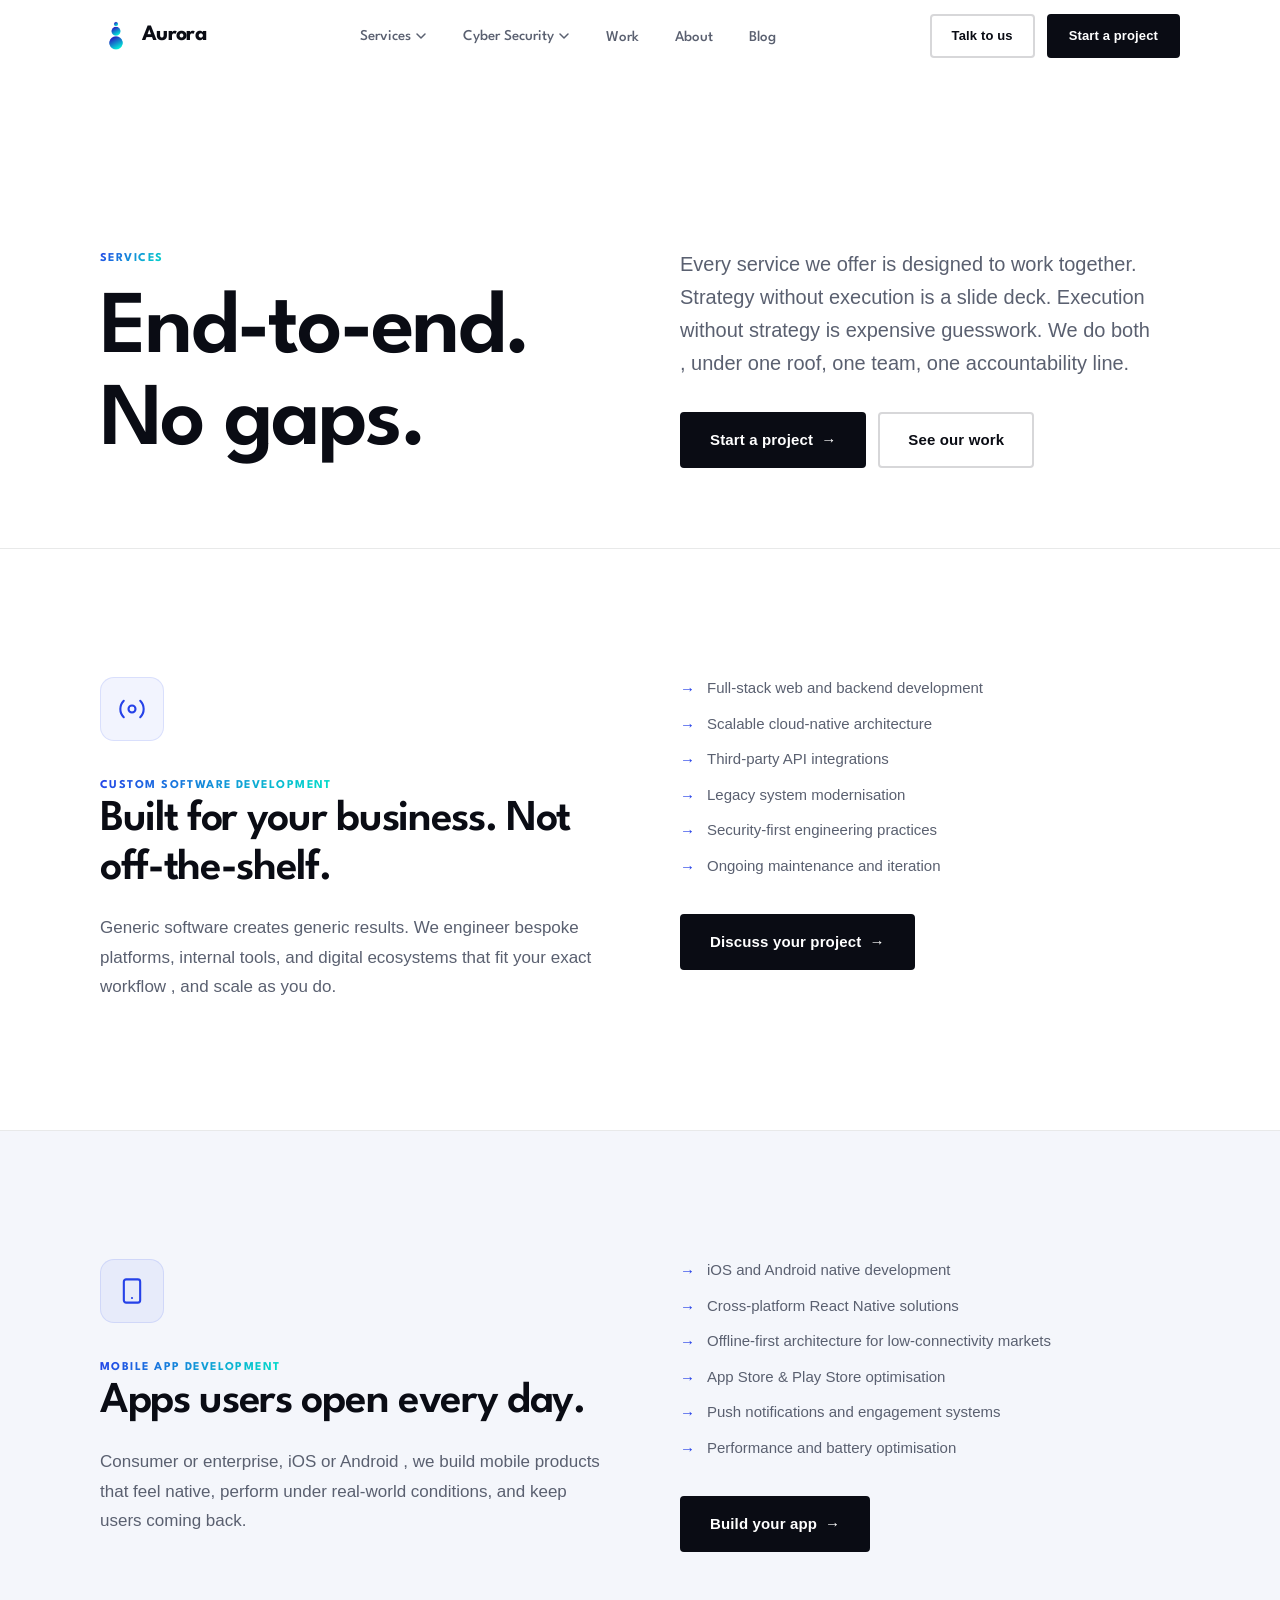
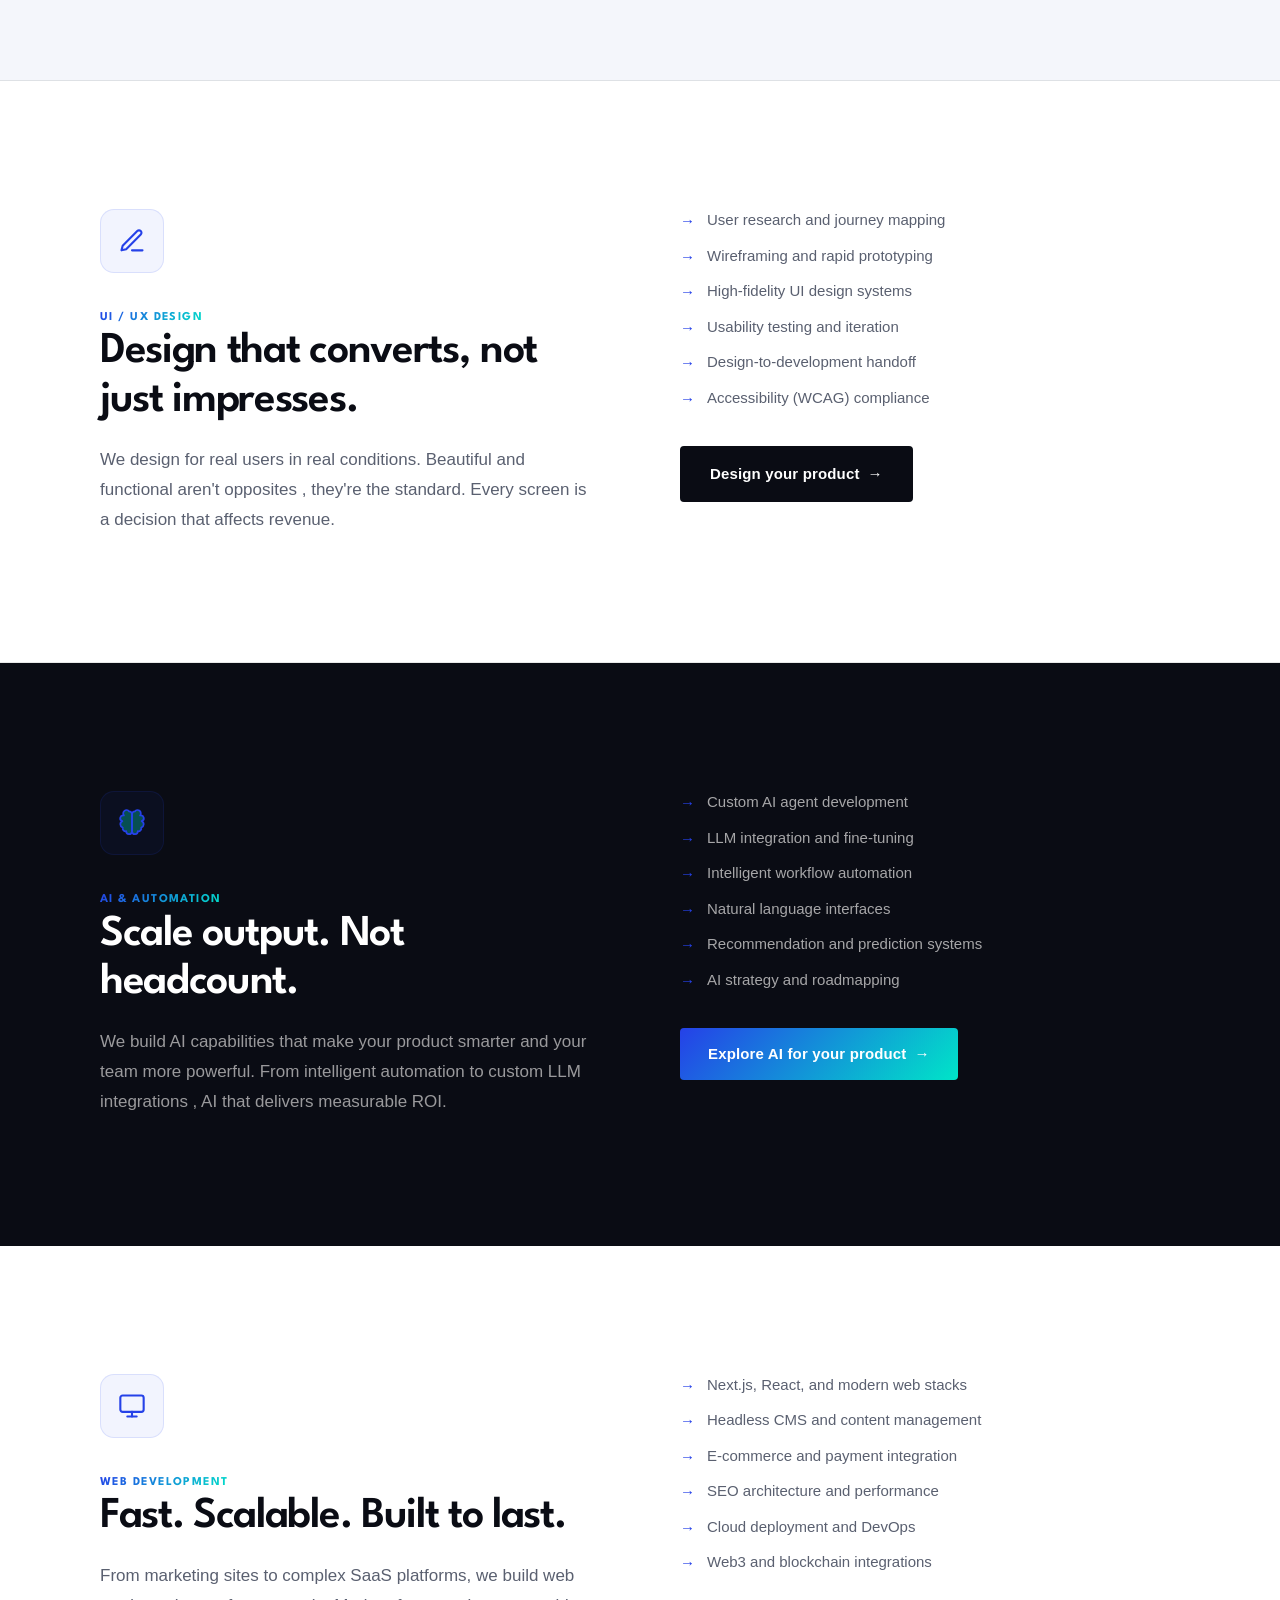
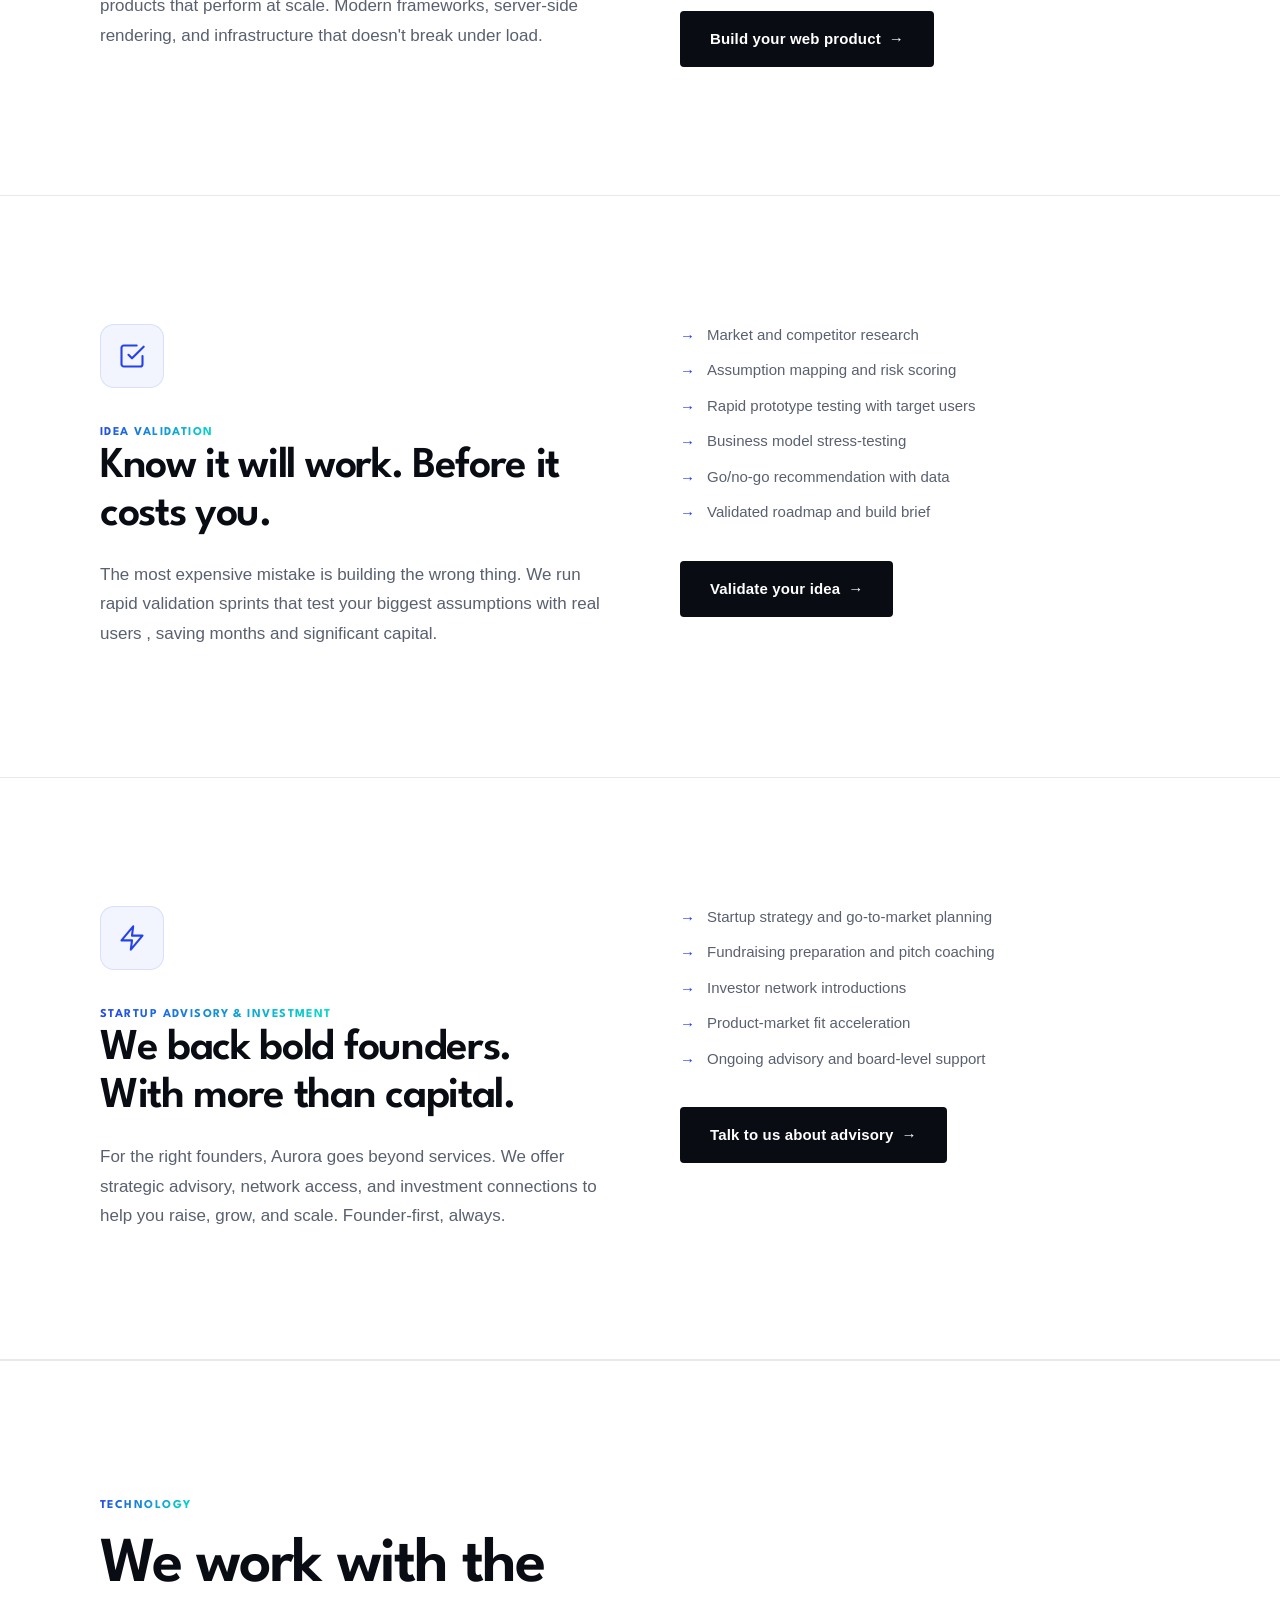
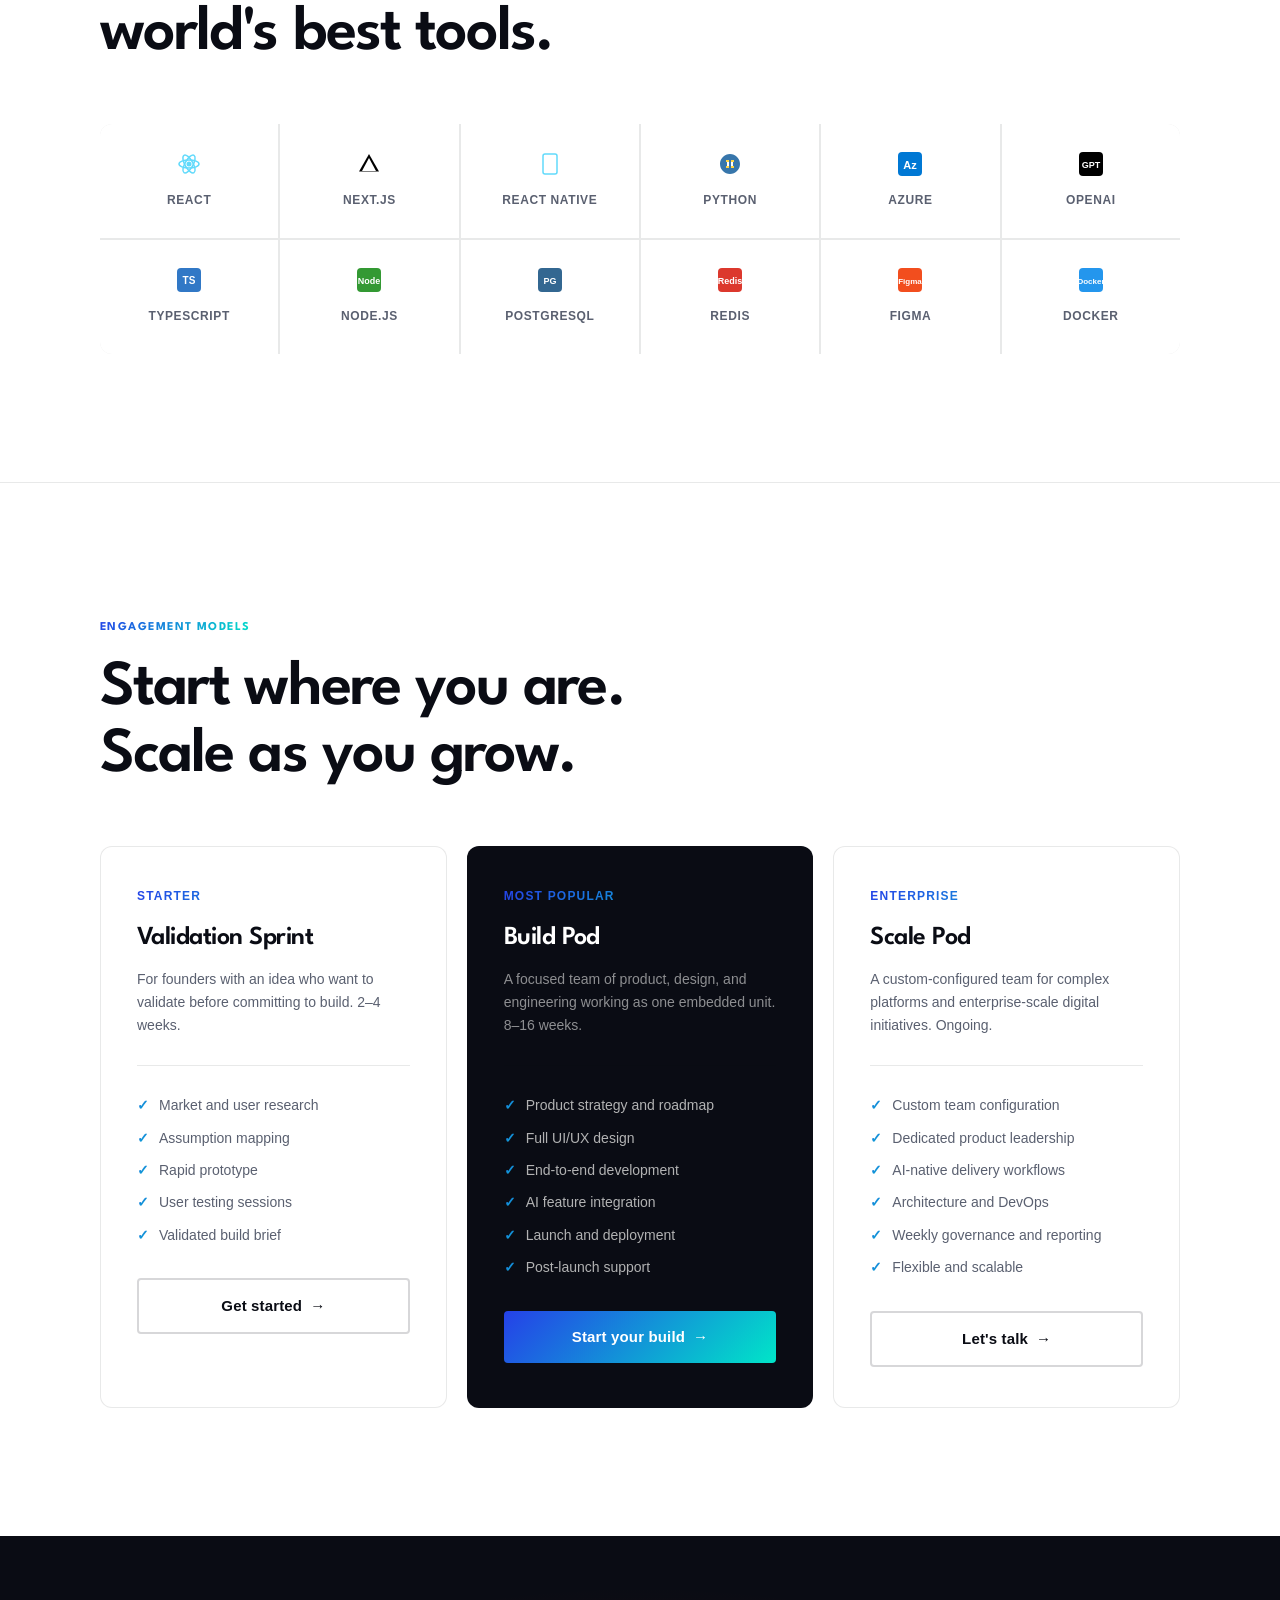
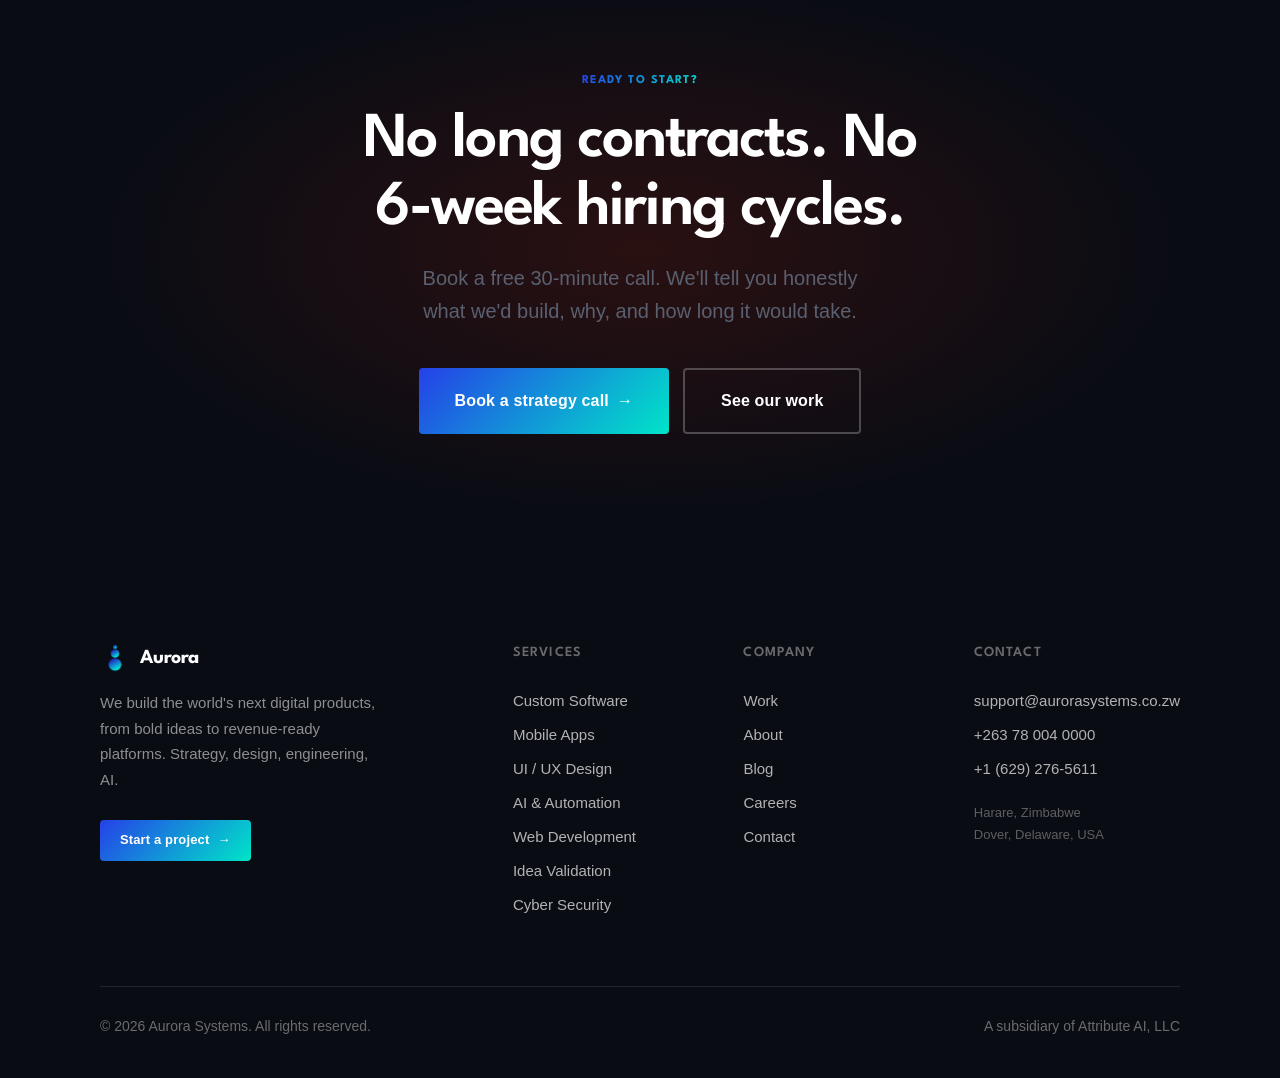
<file: services.html>
<!DOCTYPE html>
<html lang="en" class="page-services">
<head>
  <meta charset="UTF-8" />
  <meta name="viewport" content="width=device-width, initial-scale=1.0" />
  <title>Services - Aurora Systems</title>
  <meta name="description" content="End-to-end digital product services: custom software, mobile apps, UI/UX design, AI & automation, web development, and idea validation." />
  <link rel="stylesheet" href="styles/main.css" />
  <style>
    /* ── PAGE HERO ───────────────────────────────────── */
    .page-hero {
      padding: calc(var(--nav-h) + 80px) 0 80px;
      border-bottom: 1px solid var(--border);
    }
    .page-hero-inner {
      display: grid;
      grid-template-columns: 1fr 1fr;
      gap: 80px;
      align-items: end;
    }
    .page-hero p { margin-top: 24px; max-width: 480px; }

    /* ── SERVICE DETAIL ─────────────────────────────── */
    .service-detail {
      padding: var(--section-pad) 0;
      border-bottom: 1px solid var(--border);
    }
    .service-detail:last-of-type { border-bottom: none; }
    .service-detail-grid {
      display: grid;
      grid-template-columns: 1fr 1fr;
      gap: 80px;
      align-items: start;
    }
    .service-detail-icon {
      width: 64px; height: 64px;
      border-radius: 14px;
      background: rgba(37,65,232,0.06);
      display: flex; align-items: center; justify-content: center;
      margin-bottom: 28px;
      border: 1px solid rgba(37,65,232,0.12);
    }
    .service-detail h2 {
      font-family: var(--font-display);
      font-size: clamp(28px, 3.5vw, 44px);
      font-weight: 600;
      letter-spacing: -0.03em;
      line-height: 1.1;
      margin-bottom: 20px;
    }
    .service-detail-desc {
      font-size: 17px;
      line-height: 1.75;
      color: var(--fg-muted);
    }
    .service-features {
      display: flex;
      flex-direction: column;
      gap: 12px;
      margin-bottom: 36px;
    }
    .service-feature {
      display: flex;
      align-items: flex-start;
      gap: 12px;
      font-size: 15px;
      color: var(--fg-muted);
      line-height: 1.5;
    }
    .service-feature::before {
      content: '→';
      color: var(--accent);
      font-weight: 700;
      flex-shrink: 0;
      margin-top: 1px;
    }

    /* ── TECH STACK ─────────────────────────────────── */
    .tech-section { background: var(--bg); border-top: 1px solid var(--border); }
    .tech-grid {
      display: grid;
      grid-template-columns: repeat(6, 1fr);
      gap: 2px;
      background: var(--border);
      border-radius: var(--radius-lg);
      overflow: hidden;
      margin-top: 56px;
    }
    .tech-item {
      background: var(--white);
      padding: 28px 20px;
      display: flex;
      flex-direction: column;
      align-items: center;
      justify-content: center;
      gap: 10px;
      text-align: center;
      transition: background 0.15s;
    }
    .tech-item:hover { background: var(--bg); }
    .tech-icon {
      font-size: 28px;
      line-height: 1;
    }
    .tech-name {
      font-size: 12px;
      font-weight: 700;
      letter-spacing: 0.05em;
      text-transform: uppercase;
      color: var(--fg-muted);
    }

    /* ── PRICING ────────────────────────────────────── */
    .pricing-section { border-top: 1px solid var(--border); }
    .pricing-grid {
      display: grid;
      grid-template-columns: repeat(3, 1fr);
      gap: 20px;
      margin-top: 56px;
    }
    .pricing-card {
      border-radius: var(--radius-lg);
      border: 1px solid var(--border);
      padding: 40px 36px;
      background: var(--white);
      position: relative;
      transition: all 0.2s;
    }
    .pricing-card.featured {
      background: var(--fg);
      border-color: transparent;
      color: var(--white);
    }
    .pricing-card.featured .pricing-desc { color: rgba(250,249,247,0.55); }
    .pricing-card.featured .pricing-feature { color: rgba(250,249,247,0.7); }
    .pricing-card.featured .pricing-feature::before { color: var(--accent); }
    .pricing-label {
      font-size: 12px;
      font-weight: 700;
      letter-spacing: 0.1em;
      text-transform: uppercase;
      background: linear-gradient(135deg,#2541e8,#00e5c8);
      -webkit-background-clip: text;
      -webkit-text-fill-color: transparent;
      background-clip: text;
      margin-bottom: 12px;
    }
    .pricing-name {
      font-family: var(--font-display);
      font-size: 26px;
      font-weight: 600;
      letter-spacing: -0.02em;
      margin-bottom: 8px;
    }
    .pricing-desc {
      font-size: 14px;
      color: var(--fg-muted);
      line-height: 1.65;
      margin-bottom: 28px;
      padding-bottom: 28px;
      border-bottom: 1px solid var(--border);
    }
    .pricing-card.featured .pricing-divider { border-color: rgba(250,249,247,0.1); }
    .pricing-features { display: flex; flex-direction: column; gap: 10px; margin-bottom: 32px; }
    .pricing-feature {
      display: flex;
      gap: 10px;
      font-size: 14px;
      color: var(--fg-muted);
    }
    .pricing-feature::before {
      content: '✓';
      background: linear-gradient(135deg,#2541e8,#00e5c8);
      -webkit-background-clip: text;
      -webkit-text-fill-color: transparent;
      background-clip: text;
      font-weight: 700;
      flex-shrink: 0;
    }

    @media (max-width: 900px) {
      .page-hero-inner,
      .service-detail-grid { grid-template-columns: 1fr; gap: 40px; }
      .tech-grid { grid-template-columns: repeat(3, 1fr); }
      .pricing-grid { grid-template-columns: 1fr; max-width: 480px; }
    }
    @media (max-width: 600px) {
      .tech-grid { grid-template-columns: repeat(2, 1fr); }
    }
  </style>
</head>
<body>
  <script src="components/nav-footer.js?v=20261023"></script>

  <main style="padding-top: var(--nav-h);">

    <!-- Page Hero -->
    <section class="page-hero">
      <div class="container">
        <div class="page-hero-inner">
          <div>
            <div class="eyebrow">Services</div>
            <h1 class="display-1" style="margin-top:16px;">End-to-end.<br>No gaps.</h1>
          </div>
          <div>
            <p class="body-lg">Every service we offer is designed to work together. Strategy without execution is a slide deck. Execution without strategy is expensive guesswork. We do both ,  under one roof, one team, one accountability line.</p>
            <div style="margin-top:32px; display:flex; gap:12px; flex-wrap:wrap;">
              <a href="contact.html" class="btn btn-primary btn-arrow">Start a project</a>
              <a href="portfolio.html" class="btn btn-outline">See our work</a>
            </div>
          </div>
        </div>
      </div>
    </section>

    <!-- Service 1: Custom Software -->
    <section class="service-detail" id="custom-software">
      <div class="container">
        <div class="service-detail-grid">
          <div>
            <div class="service-detail-icon"><svg width="28" height="28" viewBox="0 0 24 24" fill="none" stroke="#2541e8" stroke-width="1.8" stroke-linecap="round" stroke-linejoin="round"><circle cx="12" cy="12" r="3"/><path d="M19.07 4.93a10 10 0 0 1 0 14.14"/><path d="M4.93 4.93a10 10 0 0 0 0 14.14"/></svg></div>
            <div class="eyebrow reveal">Custom Software Development</div>
            <h2 class="reveal reveal-delay-1">Built for your business. Not off-the-shelf.</h2>
            <p class="service-detail-desc reveal reveal-delay-2">Generic software creates generic results. We engineer bespoke platforms, internal tools, and digital ecosystems that fit your exact workflow ,  and scale as you do.</p>
          </div>
          <div class="reveal reveal-delay-2">
            <div class="service-features">
              <div class="service-feature">Full-stack web and backend development</div>
              <div class="service-feature">Scalable cloud-native architecture</div>
              <div class="service-feature">Third-party API integrations</div>
              <div class="service-feature">Legacy system modernisation</div>
              <div class="service-feature">Security-first engineering practices</div>
              <div class="service-feature">Ongoing maintenance and iteration</div>
            </div>
            <a href="contact.html" class="btn btn-primary btn-arrow">Discuss your project</a>
          </div>
        </div>
      </div>
    </section>

    <!-- Service 2: Mobile Apps -->
    <section class="service-detail" id="mobile-apps" style="background: var(--bg-2);">
      <div class="container">
        <div class="service-detail-grid">
          <div>
            <div class="service-detail-icon"><svg width="28" height="28" viewBox="0 0 24 24" fill="none" stroke="#2541e8" stroke-width="1.8" stroke-linecap="round" stroke-linejoin="round"><rect x="5" y="2" width="14" height="20" rx="2"/><line x1="12" y1="18" x2="12.01" y2="18"/></svg></div>
            <div class="eyebrow reveal">Mobile App Development</div>
            <h2 class="reveal reveal-delay-1">Apps users open every day.</h2>
            <p class="service-detail-desc reveal reveal-delay-2">Consumer or enterprise, iOS or Android ,  we build mobile products that feel native, perform under real-world conditions, and keep users coming back.</p>
          </div>
          <div class="reveal reveal-delay-2">
            <div class="service-features">
              <div class="service-feature">iOS and Android native development</div>
              <div class="service-feature">Cross-platform React Native solutions</div>
              <div class="service-feature">Offline-first architecture for low-connectivity markets</div>
              <div class="service-feature">App Store &amp; Play Store optimisation</div>
              <div class="service-feature">Push notifications and engagement systems</div>
              <div class="service-feature">Performance and battery optimisation</div>
            </div>
            <a href="contact.html" class="btn btn-primary btn-arrow">Build your app</a>
          </div>
        </div>
      </div>
    </section>

    <!-- Service 3: UI/UX -->
    <section class="service-detail" id="ui-ux">
      <div class="container">
        <div class="service-detail-grid">
          <div>
            <div class="service-detail-icon"><svg width="28" height="28" viewBox="0 0 24 24" fill="none" stroke="#2541e8" stroke-width="1.8" stroke-linecap="round" stroke-linejoin="round"><path d="M12 20h9"/><path d="M16.5 3.5a2.121 2.121 0 0 1 3 3L7 19l-4 1 1-4L16.5 3.5z"/></svg></div>
            <div class="eyebrow reveal">UI / UX Design</div>
            <h2 class="reveal reveal-delay-1">Design that converts, not just impresses.</h2>
            <p class="service-detail-desc reveal reveal-delay-2">We design for real users in real conditions. Beautiful and functional aren't opposites ,  they're the standard. Every screen is a decision that affects revenue.</p>
          </div>
          <div class="reveal reveal-delay-2">
            <div class="service-features">
              <div class="service-feature">User research and journey mapping</div>
              <div class="service-feature">Wireframing and rapid prototyping</div>
              <div class="service-feature">High-fidelity UI design systems</div>
              <div class="service-feature">Usability testing and iteration</div>
              <div class="service-feature">Design-to-development handoff</div>
              <div class="service-feature">Accessibility (WCAG) compliance</div>
            </div>
            <a href="contact.html" class="btn btn-primary btn-arrow">Design your product</a>
          </div>
        </div>
      </div>
    </section>

    <!-- Service 4: AI -->
    <section class="service-detail" id="ai-automation" style="background: var(--fg); color: var(--white);">
      <div class="container">
        <div class="service-detail-grid">
          <div>
            <div class="service-detail-icon"><svg width="28" height="28" viewBox="0 0 24 24" fill="#00e5c8" stroke="#2541e8" stroke-width="1.5" stroke-linecap="round" stroke-linejoin="round" fill-opacity="0.3"><path d="M9.5 2A2.5 2.5 0 0 1 12 4.5v15a2.5 2.5 0 0 1-4.96-.46 2.5 2.5 0 0 1-2.96-3.08 3 3 0 0 1-.34-5.58 2.5 2.5 0 0 1 1.32-4.84A2.5 2.5 0 0 1 9.5 2"/><path d="M14.5 2A2.5 2.5 0 0 0 12 4.5v15a2.5 2.5 0 0 0 4.96-.46 2.5 2.5 0 0 0 2.96-3.08 3 3 0 0 0 .34-5.58 2.5 2.5 0 0 0-1.32-4.84A2.5 2.5 0 0 0 14.5 2"/></svg></div>
            <div class="eyebrow reveal">AI &amp; Automation</div>
            <h2 class="reveal reveal-delay-1" style="color:var(--white);">Scale output. Not headcount.</h2>
            <p class="service-detail-desc reveal reveal-delay-2" style="color:rgba(250,249,247,0.6);">We build AI capabilities that make your product smarter and your team more powerful. From intelligent automation to custom LLM integrations ,  AI that delivers measurable ROI.</p>
          </div>
          <div class="reveal reveal-delay-2">
            <div class="service-features">
              <div class="service-feature" style="color:rgba(250,249,247,0.65);">Custom AI agent development</div>
              <div class="service-feature" style="color:rgba(250,249,247,0.65);">LLM integration and fine-tuning</div>
              <div class="service-feature" style="color:rgba(250,249,247,0.65);">Intelligent workflow automation</div>
              <div class="service-feature" style="color:rgba(250,249,247,0.65);">Natural language interfaces</div>
              <div class="service-feature" style="color:rgba(250,249,247,0.65);">Recommendation and prediction systems</div>
              <div class="service-feature" style="color:rgba(250,249,247,0.65);">AI strategy and roadmapping</div>
            </div>
            <a href="contact.html" class="btn btn-accent btn-arrow">Explore AI for your product</a>
          </div>
        </div>
      </div>
    </section>

    <!-- Service 5: Web Dev -->
    <section class="service-detail" id="web-dev">
      <div class="container">
        <div class="service-detail-grid">
          <div>
            <div class="service-detail-icon"><svg width="28" height="28" viewBox="0 0 24 24" fill="none" stroke="#2541e8" stroke-width="1.8" stroke-linecap="round" stroke-linejoin="round"><rect x="2" y="3" width="20" height="14" rx="2"/><line x1="8" y1="21" x2="16" y2="21"/><line x1="12" y1="17" x2="12" y2="21"/></svg></div>
            <div class="eyebrow reveal">Web Development</div>
            <h2 class="reveal reveal-delay-1">Fast. Scalable. Built to last.</h2>
            <p class="service-detail-desc reveal reveal-delay-2">From marketing sites to complex SaaS platforms, we build web products that perform at scale. Modern frameworks, server-side rendering, and infrastructure that doesn't break under load.</p>
          </div>
          <div class="reveal reveal-delay-2">
            <div class="service-features">
              <div class="service-feature">Next.js, React, and modern web stacks</div>
              <div class="service-feature">Headless CMS and content management</div>
              <div class="service-feature">E-commerce and payment integration</div>
              <div class="service-feature">SEO architecture and performance</div>
              <div class="service-feature">Cloud deployment and DevOps</div>
              <div class="service-feature">Web3 and blockchain integrations</div>
            </div>
            <a href="contact.html" class="btn btn-primary btn-arrow">Build your web product</a>
          </div>
        </div>
      </div>
    </section>

    <!-- Service 6: Idea Validation -->
    <section class="service-detail" id="idea-validation">
      <div class="container">
        <div class="service-detail-grid">
          <div>
            <div class="service-detail-icon"><svg width="28" height="28" viewBox="0 0 24 24" fill="none" stroke="#2541e8" stroke-width="1.8" stroke-linecap="round" stroke-linejoin="round"><path d="M9 11l3 3L22 4"/><path d="M21 12v7a2 2 0 0 1-2 2H5a2 2 0 0 1-2-2V5a2 2 0 0 1 2-2h11"/></svg></div>
            <div class="eyebrow reveal">Idea Validation</div>
            <h2 class="reveal reveal-delay-1">Know it will work. Before it costs you.</h2>
            <p class="service-detail-desc reveal reveal-delay-2">The most expensive mistake is building the wrong thing. We run rapid validation sprints that test your biggest assumptions with real users ,  saving months and significant capital.</p>
          </div>
          <div class="reveal reveal-delay-2">
            <div class="service-features">
              <div class="service-feature">Market and competitor research</div>
              <div class="service-feature">Assumption mapping and risk scoring</div>
              <div class="service-feature">Rapid prototype testing with target users</div>
              <div class="service-feature">Business model stress-testing</div>
              <div class="service-feature">Go/no-go recommendation with data</div>
              <div class="service-feature">Validated roadmap and build brief</div>
            </div>
            <a href="contact.html" class="btn btn-primary btn-arrow">Validate your idea</a>
          </div>
        </div>
      </div>
    </section>

    <!-- Service 7: Startup Advisory + Investment -->
    <section class="service-detail" id="startup-advisory" style="background: var(--bg);">
      <div class="container">
        <div class="service-detail-grid">
          <div>
            <div class="service-detail-icon"><svg width="28" height="28" viewBox="0 0 24 24" fill="none" stroke="#2541e8" stroke-width="1.8" stroke-linecap="round" stroke-linejoin="round"><path d="M13 2L3 14h9l-1 8 10-12h-9l1-8z"/></svg></div>
            <div class="eyebrow reveal">Startup Advisory &amp; Investment</div>
            <h2 class="reveal reveal-delay-1">We back bold founders. With more than capital.</h2>
            <p class="service-detail-desc reveal reveal-delay-2">For the right founders, Aurora goes beyond services. We offer strategic advisory, network access, and investment connections to help you raise, grow, and scale. Founder-first, always.</p>
          </div>
          <div class="reveal reveal-delay-2">
            <div class="service-features">
              <div class="service-feature">Startup strategy and go-to-market planning</div>
              <div class="service-feature">Fundraising preparation and pitch coaching</div>
              <div class="service-feature">Investor network introductions</div>
              <div class="service-feature">Product-market fit acceleration</div>
              <div class="service-feature">Ongoing advisory and board-level support</div>
            </div>
            <a href="contact.html" class="btn btn-primary btn-arrow">Talk to us about advisory</a>
          </div>
        </div>
      </div>
    </section>

    <!-- Tech Stack -->
    <section class="tech-section">
      <div class="container">
        <div class="reveal">
          <div class="eyebrow">Technology</div>
          <h2 class="display-2" style="margin-top:16px; max-width:540px;">We work with the world's best tools.</h2>
        </div>
        <div class="tech-grid">
          <div class="tech-item reveal"><div class="tech-icon"><svg width="24" height="24" viewBox="0 0 24 24" fill="#61DAFB"><circle cx="12" cy="12" r="2.5"/><ellipse cx="12" cy="12" rx="10" ry="4" stroke="#61DAFB" stroke-width="1.5" fill="none"/><ellipse cx="12" cy="12" rx="10" ry="4" stroke="#61DAFB" stroke-width="1.5" fill="none" transform="rotate(60 12 12)"/><ellipse cx="12" cy="12" rx="10" ry="4" stroke="#61DAFB" stroke-width="1.5" fill="none" transform="rotate(120 12 12)"/></svg></div><div class="tech-name">React</div></div>
          <div class="tech-item reveal reveal-delay-1"><div class="tech-icon"><svg width="24" height="24" viewBox="0 0 24 24" fill="none"><path d="M12 2L2 19.5h20L12 2z" fill="#000"/><path d="M12 6l7 13H5L12 6z" fill="white"/></svg></div><div class="tech-name">Next.js</div></div>
          <div class="tech-item reveal reveal-delay-2"><div class="tech-icon"><svg width="24" height="24" viewBox="0 0 24 24" fill="none" stroke="#61DAFB" stroke-width="1.5"><rect x="5" y="2" width="14" height="20" rx="2"/><line x1="12" y1="18" x2="12.01" y2="18" stroke-width="2"/></svg></div><div class="tech-name">React Native</div></div>
          <div class="tech-item reveal reveal-delay-3"><div class="tech-icon"><svg width="24" height="24" viewBox="0 0 24 24" fill="none"><path d="M12 2C6.48 2 2 6.48 2 12s4.48 10 10 10 10-4.48 10-10S17.52 2 12 2zm-1 14H9V8h2v8zm4 0h-2V8h2v8z" fill="#3776AB"/><path d="M8 8h3v2H8zm5 0h3v2h-3zM8 14h3v2H8zm5 0h3v2h-3z" fill="#FFD343"/></svg></div><div class="tech-name">Python</div></div>
          <div class="tech-item reveal reveal-delay-4"><div class="tech-icon"><svg width="24" height="24" viewBox="0 0 24 24" fill="none"><rect width="24" height="24" rx="4" fill="#0078D4"/><text x="12" y="17" text-anchor="middle" fill="white" font-size="11" font-weight="700" font-family="sans-serif">Az</text></svg></div><div class="tech-name">Azure</div></div>
          <div class="tech-item reveal reveal-delay-5"><div class="tech-icon"><svg width="24" height="24" viewBox="0 0 24 24" fill="none"><rect width="24" height="24" rx="4" fill="#000"/><text x="12" y="16" text-anchor="middle" fill="white" font-size="9" font-weight="700" font-family="sans-serif">GPT</text></svg></div><div class="tech-name">OpenAI</div></div>
          <div class="tech-item reveal"><div class="tech-icon"><svg width="24" height="24" viewBox="0 0 24 24" fill="none"><rect width="24" height="24" rx="4" fill="#3178C6"/><text x="12" y="16" text-anchor="middle" fill="white" font-size="10" font-weight="800" font-family="sans-serif">TS</text></svg></div><div class="tech-name">TypeScript</div></div>
          <div class="tech-item reveal reveal-delay-1"><div class="tech-icon"><svg width="24" height="24" viewBox="0 0 24 24" fill="none"><rect width="24" height="24" rx="4" fill="#339933"/><text x="12" y="16" text-anchor="middle" fill="white" font-size="9" font-weight="700" font-family="sans-serif">Node</text></svg></div><div class="tech-name">Node.js</div></div>
          <div class="tech-item reveal reveal-delay-2"><div class="tech-icon"><svg width="24" height="24" viewBox="0 0 24 24" fill="none"><rect width="24" height="24" rx="4" fill="#336791"/><text x="12" y="16" text-anchor="middle" fill="white" font-size="9" font-weight="700" font-family="sans-serif">PG</text></svg></div><div class="tech-name">PostgreSQL</div></div>
          <div class="tech-item reveal reveal-delay-3"><div class="tech-icon"><svg width="24" height="24" viewBox="0 0 24 24" fill="none"><rect width="24" height="24" rx="4" fill="#DC382D"/><text x="12" y="16" text-anchor="middle" fill="white" font-size="9" font-weight="700" font-family="sans-serif">Redis</text></svg></div><div class="tech-name">Redis</div></div>
          <div class="tech-item reveal reveal-delay-4"><div class="tech-icon"><svg width="24" height="24" viewBox="0 0 24 24" fill="none"><rect width="24" height="24" rx="4" fill="#F24E1E"/><text x="12" y="16" text-anchor="middle" fill="white" font-size="8" font-weight="700" font-family="sans-serif">Figma</text></svg></div><div class="tech-name">Figma</div></div>
          <div class="tech-item reveal reveal-delay-5"><div class="tech-icon"><svg width="24" height="24" viewBox="0 0 24 24" fill="none"><rect width="24" height="24" rx="4" fill="#2496ED"/><text x="12" y="16" text-anchor="middle" fill="white" font-size="8" font-weight="700" font-family="sans-serif">Docker</text></svg></div><div class="tech-name">Docker</div></div>
        </div>
      </div>
    </section>

    <!-- Pricing/Engagement Models -->
    <section class="pricing-section">
      <div class="container">
        <div class="reveal">
          <div class="eyebrow">Engagement Models</div>
          <h2 class="display-2" style="margin-top:16px; max-width:600px;">Start where you are. Scale as you grow.</h2>
        </div>
        <div class="pricing-grid">
          <div class="pricing-card reveal">
            <div class="pricing-label">Starter</div>
            <div class="pricing-name">Validation Sprint</div>
            <p class="pricing-desc">For founders with an idea who want to validate before committing to build. 2–4 weeks.</p>
            <div class="pricing-features">
              <div class="pricing-feature">Market and user research</div>
              <div class="pricing-feature">Assumption mapping</div>
              <div class="pricing-feature">Rapid prototype</div>
              <div class="pricing-feature">User testing sessions</div>
              <div class="pricing-feature">Validated build brief</div>
            </div>
            <a href="contact.html" class="btn btn-outline btn-arrow" style="width:100%; justify-content:center;">Get started</a>
          </div>
          <div class="pricing-card featured reveal reveal-delay-1">
            <div class="pricing-label">Most Popular</div>
            <div class="pricing-name">Build Pod</div>
            <p class="pricing-desc">A focused team of product, design, and engineering working as one embedded unit. 8–16 weeks.</p>
            <div class="pricing-features">
              <div class="pricing-feature">Product strategy and roadmap</div>
              <div class="pricing-feature">Full UI/UX design</div>
              <div class="pricing-feature">End-to-end development</div>
              <div class="pricing-feature">AI feature integration</div>
              <div class="pricing-feature">Launch and deployment</div>
              <div class="pricing-feature">Post-launch support</div>
            </div>
            <a href="contact.html" class="btn btn-accent btn-arrow" style="width:100%; justify-content:center;">Start your build</a>
          </div>
          <div class="pricing-card reveal reveal-delay-2">
            <div class="pricing-label">Enterprise</div>
            <div class="pricing-name">Scale Pod</div>
            <p class="pricing-desc">A custom-configured team for complex platforms and enterprise-scale digital initiatives. Ongoing.</p>
            <div class="pricing-features">
              <div class="pricing-feature">Custom team configuration</div>
              <div class="pricing-feature">Dedicated product leadership</div>
              <div class="pricing-feature">AI-native delivery workflows</div>
              <div class="pricing-feature">Architecture and DevOps</div>
              <div class="pricing-feature">Weekly governance and reporting</div>
              <div class="pricing-feature">Flexible and scalable</div>
            </div>
            <a href="contact.html" class="btn btn-outline btn-arrow" style="width:100%; justify-content:center;">Let's talk</a>
          </div>
        </div>
      </div>
    </section>

    <!-- CTA -->
    <section style="background: var(--fg); color: var(--white); padding: var(--section-pad) 0; text-align:center; position:relative; overflow:hidden;">
      <div style="position:absolute; inset:0; background: radial-gradient(ellipse 70% 70% at 50% 50%, oklch(58% 0.22 35 / 0.15) 0%, transparent 60%); pointer-events:none;"></div>
      <div class="container" style="position:relative; z-index:1;">
        <div class="eyebrow reveal" style="color:var(--accent);">Ready to start?</div>
        <h2 class="display-2 reveal reveal-delay-1" style="color:var(--white); margin-top:16px; max-width:600px; margin-left:auto; margin-right:auto;">No long contracts. No 6-week hiring cycles.</h2>
        <p class="body-lg reveal reveal-delay-2" style="max-width:480px; margin: 20px auto 40px;">Book a free 30-minute call. We'll tell you honestly what we'd build, why, and how long it would take.</p>
        <div style="display:flex; justify-content:center; gap:14px; flex-wrap:wrap;" class="reveal reveal-delay-3">
          <a href="contact.html" class="btn btn-accent btn-lg btn-arrow">Book a strategy call</a>
          <a href="portfolio.html" class="btn btn-outline btn-lg" style="border-color:rgba(250,249,247,0.25); color:var(--white);">See our work</a>
        </div>
      </div>
    </section>

  </main>
</body>
</html>
</file>
<file: styles/main.css>
/* Aurora Systems — Main Stylesheet */
@import url('https://fonts.googleapis.com/css2?family=League+Spartan:wght@400;500;600;700;800&display=swap');
@import url('https://api.fontshare.com/v2/css?f[]=satoshi@400,500,700&display=swap');

:root {
  --bg: #ffffff;
  --bg-2: #f4f6fb;
  --bg-dark: #0a0c14;
  --fg: #0a0c14;
  --fg-muted: #5a6070;
  --fg-light: #9aa0b0;
  --accent: #2541e8;
  --accent-end: #00e5c8;
  --accent-hover: #1a32d4;
  /* gradient stops from logo */
  --grad-start: #2541e8;
  --grad-end: #00e5c8;
  --accent-gradient: linear-gradient(135deg, #2541e8, #00e5c8);
  --white: #ffffff;
  --border: rgba(10,12,20,0.09);
  --border-dark: rgba(10,12,20,0.16);
  --radius: 4px;
  --radius-lg: 12px;
  --nav-h: 72px;
  --font-display: 'League Spartan', sans-serif;
  --font-header: 'League Spartan', sans-serif;
  --font-body: 'Satoshi', sans-serif;
  --max-w: 1200px;
  --section-pad: clamp(80px, 10vw, 140px);
}

*, *::before, *::after { box-sizing: border-box; margin: 0; padding: 0; }

html { scroll-behavior: smooth; }

body {
  font-family: var(--font-body);
  background: var(--bg);
  color: var(--fg);
  font-size: 17px;
  line-height: 1.6;
  -webkit-font-smoothing: antialiased;
  overflow-x: hidden;
}

a { color: inherit; text-decoration: none; }

img { display: block; max-width: 100%; }

/* ── TYPOGRAPHY ─────────────────────────────────────── */
.display-1 {
  font-family: var(--font-header);
  font-size: clamp(52px, 7vw, 96px);
  font-weight: 600;
  line-height: 1.02;
  letter-spacing: -0.03em;
}
.display-2 {
  font-family: var(--font-header);
  font-size: clamp(38px, 5vw, 68px);
  font-weight: 600;
  line-height: 1.06;
  letter-spacing: -0.03em;
}
.display-3 {
  font-family: var(--font-header);
  font-size: clamp(28px, 3.5vw, 44px);
  font-weight: 600;
  line-height: 1.1;
  letter-spacing: -0.02em;
}

h1, h2, h3, h4, h5, h6 {
  font-family: var(--font-header);
}
.eyebrow {
  font-family: var(--font-header);
  font-size: 12px;
  font-weight: 700;
  letter-spacing: 0.12em;
  text-transform: uppercase;
  background: var(--accent-gradient);
  -webkit-background-clip: text;
  -webkit-text-fill-color: transparent;
  background-clip: text;
  display: inline-block;
}
.body-lg { font-size: clamp(17px, 1.8vw, 20px); line-height: 1.65; color: var(--fg-muted); }
.body-sm { font-size: 15px; line-height: 1.6; color: var(--fg-muted); }

/* ── LAYOUT ─────────────────────────────────────────── */
.container {
  max-width: var(--max-w);
  margin: 0 auto;
  padding: 0 clamp(20px, 5vw, 60px);
}

section { padding: var(--section-pad) 0; }

/* ── BUTTONS ─────────────────────────────────────────── */
.btn {
  display: inline-flex;
  align-items: center;
  gap: 8px;
  font-family: var(--font-body);
  font-size: 15px;
  font-weight: 700;
  padding: 14px 28px;
  border-radius: var(--radius);
  cursor: pointer;
  transition: all 0.18s ease;
  border: 2px solid transparent;
  white-space: nowrap;
  letter-spacing: 0.01em;
}
.btn-primary {
  background: var(--fg);
  color: var(--white);
  border-color: var(--fg);
}
.btn-primary:hover {
  background: var(--accent);
  border-color: var(--accent);
  transform: translateY(-1px);
}
.btn-outline {
  background: transparent;
  color: var(--fg);
  border-color: var(--border-dark);
}
.btn-outline:hover {
  border-color: var(--fg);
  transform: translateY(-1px);
}
.btn-accent {
  background: var(--accent-gradient);
  color: var(--white);
  border: none;
}
.btn-accent:hover {
  opacity: 0.88;
  transform: translateY(-1px);
}

/* gradient text utility */
.grad-text {
  background: var(--accent-gradient);
  -webkit-background-clip: text;
  -webkit-text-fill-color: transparent;
  background-clip: text;
}
.btn-lg { padding: 18px 36px; font-size: 16px; }
.btn-sm { padding: 10px 20px; font-size: 13px; }

/* Arrow button */
.btn-arrow::after {
  content: '→';
  transition: transform 0.18s ease;
}
.btn-arrow:hover::after { transform: translateX(4px); }

/* ── NAVIGATION ─────────────────────────────────────── */
.nav {
  position: fixed;
  top: 0;
  left: 0;
  right: 0;
  z-index: 100;
  height: var(--nav-h);
  display: flex;
  align-items: center;
  transition: background 0.3s ease, box-shadow 0.3s ease;
}
.nav.scrolled {
  background: rgba(245,242,238,0.92);
  backdrop-filter: blur(12px);
  -webkit-backdrop-filter: blur(12px);
  box-shadow: 0 1px 0 var(--border);
}
.nav-inner {
  display: flex;
  align-items: center;
  justify-content: space-between;
  width: 100%;
  max-width: var(--max-w);
  margin: 0 auto;
  padding: 0 clamp(20px, 5vw, 60px);
}
.nav-logo {
  font-family: var(--font-header);
  font-size: 22px;
  font-weight: 700;
  letter-spacing: -0.03em;
  color: var(--fg);
  display: flex;
  align-items: center;
  gap: 10px;
}
.nav-logo-mark {
  width: 32px;
  height: 32px;
  background: transparent;
  border-radius: 6px;
  display: flex;
  align-items: center;
  justify-content: center;
}
.nav-logo-mark svg { width: 18px; height: 18px; }
.nav-links {
  display: flex;
  align-items: center;
  gap: 36px;
  list-style: none;
}
.nav-links a {
  font-family: var(--font-header);
  font-size: 15px;
  font-weight: 500;
  color: var(--fg-muted);
  transition: color 0.15s;
  position: relative;
}
.nav-links a:hover { color: var(--fg); }
.nav-links a.active { color: var(--fg); }
.nav-links a.active::after {
  content: '';
  position: absolute;
  bottom: -4px;
  left: 0;
  right: 0;
  height: 2px;
  background: var(--accent);
  border-radius: 2px;
}
.nav-actions { display: flex; align-items: center; gap: 12px; }

/* Dropdown */
.nav-dropdown { position: relative; }
.nav-dropdown-toggle {
  font-size: 15px;
  font-weight: 500;
  color: var(--fg-muted);
  cursor: pointer;
  display: flex;
  align-items: center;
  gap: 4px;
  transition: color 0.15s;
  background: none;
  border: none;
  font-family: var(--font-header);
  padding: 0;
}
.nav-dropdown-toggle:hover { color: var(--fg); }
.nav-dropdown-toggle svg { transition: transform 0.2s; }
.nav-dropdown.open .nav-dropdown-toggle svg { transform: rotate(180deg); }
.nav-dropdown-menu {
  position: absolute;
  top: calc(100% + 8px);
  left: 50%;
  transform: translateX(-50%) translateY(-4px);
  background: var(--white);
  border: 1px solid var(--border);
  border-radius: var(--radius-lg);
  padding: 8px;
  min-width: 240px;
  box-shadow: 0 8px 32px rgba(0,0,0,0.08), 0 2px 8px rgba(0,0,0,0.04);
  opacity: 0;
  pointer-events: none;
  transition: opacity 0.15s, transform 0.15s;
}
.nav-dropdown.open .nav-dropdown-menu {
  opacity: 1;
  pointer-events: auto;
  transform: translateX(-50%) translateY(0);
}
.nav-dropdown-item {
  font-family: var(--font-header);
  display: block;
  padding: 10px 14px;
  border-radius: 6px;
  font-size: 14px;
  font-weight: 500;
  color: var(--fg-muted);
  transition: all 0.12s;
}
.nav-dropdown-item:hover { background: var(--bg); color: var(--fg); }

/* Mobile menu */
.nav-hamburger {
  display: none;
  flex-direction: column;
  gap: 5px;
  cursor: pointer;
  background: none;
  border: none;
  padding: 4px;
}
.nav-hamburger span {
  display: block;
  width: 22px;
  height: 2px;
  background: var(--fg);
  border-radius: 2px;
  transition: all 0.2s;
}
.mobile-menu {
  display: none;
  position: fixed;
  top: var(--nav-h);
  left: 0;
  right: 0;
  bottom: 0;
  background: var(--bg);
  z-index: 99;
  padding: 32px clamp(20px, 5vw, 60px);
  flex-direction: column;
  gap: 8px;
  overflow-y: auto;
}
.mobile-menu.open { display: flex; }
.mobile-menu a {
  font-family: var(--font-display);
  font-size: clamp(28px, 6vw, 40px);
  font-weight: 600;
  letter-spacing: -0.02em;
  color: var(--fg);
  padding: 12px 0;
  border-bottom: 1px solid var(--border);
  transition: color 0.15s;
}
.mobile-menu a:hover { color: var(--accent); }

/* ── FOOTER ─────────────────────────────────────────── */
.footer {
  background: var(--fg);
  color: var(--white);
  padding: 80px 0 40px;
}
.footer-grid {
  display: grid;
  grid-template-columns: 2fr 1fr 1fr 1fr;
  gap: 48px;
}
.footer-brand p {
  font-size: 15px;
  line-height: 1.7;
  color: rgba(250,249,247,0.55);
  margin-top: 16px;
  max-width: 280px;
}
.footer-col h4 {
  font-family: var(--font-display);
  font-size: 14px;
  font-weight: 600;
  letter-spacing: 0.08em;
  text-transform: uppercase;
  color: rgba(250,249,247,0.4);
  margin-bottom: 20px;
}
.footer-col a {
  display: block;
  font-size: 15px;
  color: rgba(250,249,247,0.7);
  padding: 5px 0;
  transition: color 0.15s;
}
.footer-col a:hover { color: var(--white); }
.footer-bottom {
  margin-top: 64px;
  padding-top: 28px;
  border-top: 1px solid rgba(250,249,247,0.1);
  display: flex;
  justify-content: space-between;
  align-items: center;
  font-size: 14px;
  color: rgba(250,249,247,0.4);
  flex-wrap: wrap;
  gap: 12px;
}
.footer-logo {
  font-family: var(--font-header);
  font-size: 20px;
  font-weight: 700;
  letter-spacing: -0.03em;
  color: var(--white);
  display: flex;
  align-items: center;
  gap: 10px;
  margin-bottom: 16px;
}
.footer-logo-mark {
  width: 30px;
  height: 30px;
  background: transparent;
  border-radius: 6px;
  display: flex;
  align-items: center;
  justify-content: center;
}

/* ── MARQUEE ─────────────────────────────────────────── */
.marquee-track {
  overflow: hidden;
  white-space: nowrap;
  position: relative;
}
.marquee-inner {
  display: inline-flex;
  gap: 64px;
  align-items: center;
  animation: marquee 28s linear infinite;
}
.marquee-inner:hover { animation-play-state: paused; }
.marquee-item {
  font-family: var(--font-display);
  font-size: clamp(18px, 2.5vw, 26px);
  font-weight: 600;
  letter-spacing: -0.02em;
  color: var(--fg-light);
  flex-shrink: 0;
  transition: color 0.2s;
}
.marquee-item:hover { color: var(--fg); }
.marquee-dot {
  width: 6px;
  height: 6px;
  border-radius: 50%;
  background: var(--accent-gradient);
  flex-shrink: 0;
}
@keyframes marquee {
  from { transform: translateX(0); }
  to { transform: translateX(-50%); }
}

/* ── CARDS ─────────────────────────────────────────── */
.card {
  background: var(--white);
  border: 1px solid var(--border);
  border-radius: var(--radius-lg);
  padding: 32px;
  transition: all 0.2s ease;
}
.card:hover {
  border-color: var(--border-dark);
  box-shadow: 0 8px 32px rgba(0,0,0,0.06);
  transform: translateY(-2px);
}
.card-dark {
  background: var(--fg);
  color: var(--white);
  border-color: transparent;
}
.card-dark .body-sm,
.card-dark .body-lg { color: rgba(250,249,247,0.6); }
.card-accent {
  background: var(--accent);
  color: var(--white);
  border-color: transparent;
}

/* ── DIVIDER ─────────────────────────────────────────── */
.divider { height: 1px; background: var(--border); }

/* ── BADGE / TAG ─────────────────────────────────────── */
.badge {
  display: inline-flex;
  align-items: center;
  gap: 6px;
  font-size: 12px;
  font-weight: 600;
  letter-spacing: 0.06em;
  text-transform: uppercase;
  padding: 6px 12px;
  border-radius: 100px;
  background: var(--bg-2);
  color: var(--fg-muted);
  border: 1px solid var(--border);
}
.badge-accent {
  background: oklch(95% 0.04 35);
  color: var(--accent);
  border-color: oklch(85% 0.08 35);
}

/* ── SCROLL ANIMATION ───────────────────────────────── */
.reveal {
  opacity: 0;
  transform: translateY(28px);
  transition: opacity 0.65s cubic-bezier(0.22,1,0.36,1), transform 0.65s cubic-bezier(0.22,1,0.36,1);
}
.reveal.visible {
  opacity: 1;
  transform: none;
}
.reveal-delay-1 { transition-delay: 0.1s; }
.reveal-delay-2 { transition-delay: 0.2s; }
.reveal-delay-3 { transition-delay: 0.3s; }
.reveal-delay-4 { transition-delay: 0.4s; }
.reveal-delay-5 { transition-delay: 0.5s; }

/* ── ACTIVE NAV ─────────────────────────────────────── */
.page-home .nav-home,
.page-services .nav-services,
.page-portfolio .nav-portfolio,
.page-about .nav-about,
.page-contact .nav-contact { color: var(--fg) !important; }

/* ── RESPONSIVE ─────────────────────────────────────── */
@media (max-width: 900px) {
  .nav-links, .nav-actions .btn { display: none; }
  .nav-dropdown { display: none; }
  .nav-hamburger { display: flex; }
  .footer-grid { grid-template-columns: 1fr 1fr; }
}
@media (max-width: 600px) {
  :root { --section-pad: 64px; }
  .footer-grid { grid-template-columns: 1fr; }
  .footer-bottom { flex-direction: column; align-items: flex-start; }
}
</file>
